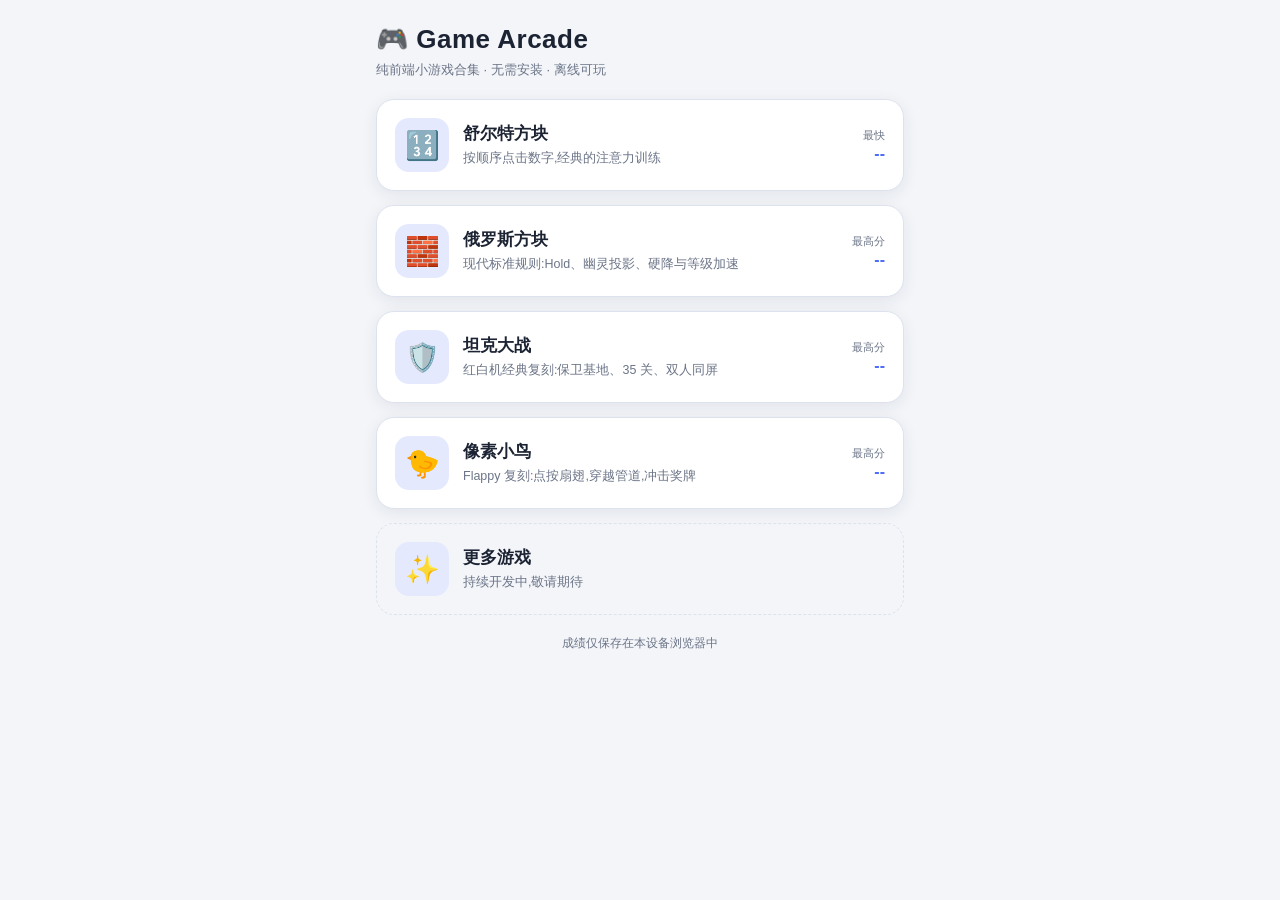
<file: index.html>
<!DOCTYPE html>
<html lang="zh-CN" data-theme="auto">
<head>
  <meta charset="UTF-8">
  <meta name="viewport" content="width=device-width, initial-scale=1.0, maximum-scale=1.0, user-scalable=no, viewport-fit=cover">
  <meta name="description" content="Game Arcade — 纯前端小游戏合集">
  <title>Game Arcade · 游戏合集</title>
  <!-- PWA(清单与图标在根目录) -->
  <link rel="manifest" href="manifest.json">
  <link rel="icon" type="image/png" href="icons/icon-192.png">
  <!-- iOS 主屏 Web App -->
  <meta name="apple-mobile-web-app-capable" content="yes">
  <meta name="mobile-web-app-capable" content="yes">
  <meta name="apple-mobile-web-app-status-bar-style" content="black-translucent">
  <meta name="apple-mobile-web-app-title" content="游戏合集">
  <link rel="apple-touch-icon" href="icons/icon-180.png">
  <link rel="stylesheet" href="lobby.css">
</head>
<body>
  <div class="app">
    <header class="hero">
      <h1>🎮 Game Arcade</h1>
      <p class="hero-sub">纯前端小游戏合集 · 无需安装 · 离线可玩</p>
    </header>

    <main class="grid">
      <a class="card" href="games/schulte/index.html" data-best-key="schulte" data-best-type="time">
        <div class="card-icon">🔢</div>
        <div class="card-body">
          <h2>舒尔特方块</h2>
          <p>按顺序点击数字,经典的注意力训练</p>
        </div>
        <div class="card-best"><span class="best-label">最快</span><span class="best-value">--</span></div>
      </a>

      <a class="card" href="games/tetris/index.html" data-best-key="tetris" data-best-type="score">
        <div class="card-icon">🧱</div>
        <div class="card-body">
          <h2>俄罗斯方块</h2>
          <p>现代标准规则:Hold、幽灵投影、硬降与等级加速</p>
        </div>
        <div class="card-best"><span class="best-label">最高分</span><span class="best-value">--</span></div>
      </a>

      <a class="card" href="games/battle-city/index.html" data-best-key="battle-city" data-best-type="score">
        <div class="card-icon">🛡️</div>
        <div class="card-body">
          <h2>坦克大战</h2>
          <p>红白机经典复刻:保卫基地、35 关、双人同屏</p>
        </div>
        <div class="card-best"><span class="best-label">最高分</span><span class="best-value">--</span></div>
      </a>

      <a class="card" href="games/flappy/index.html" data-best-key="flappy" data-best-type="score">
        <div class="card-icon">🐤</div>
        <div class="card-body">
          <h2>像素小鸟</h2>
          <p>Flappy 复刻:点按扇翅,穿越管道,冲击奖牌</p>
        </div>
        <div class="card-best"><span class="best-label">最高分</span><span class="best-value">--</span></div>
      </a>

      <div class="card card-more">
        <div class="card-icon">✨</div>
        <div class="card-body">
          <h2>更多游戏</h2>
          <p>持续开发中,敬请期待</p>
        </div>
      </div>
    </main>

    <footer class="foot-tip">成绩仅保存在本设备浏览器中</footer>
  </div>

  <script>
    // 卡片上显示各游戏的最高成绩(localStorage 键与各游戏一致)
    (function () {
      function getJSON(key, fallback) {
        try { var raw = localStorage.getItem(key); return raw ? JSON.parse(raw) : fallback; }
        catch (e) { return fallback; }
      }
      document.querySelectorAll('.card[data-best-key]').forEach(function (card) {
        var key = card.dataset.bestKey;
        var el = card.querySelector('.best-value');
        if (key === 'schulte') {
          var best = getJSON('schulte.best', {});
          var fastest = null;
          for (var size in best) {
            if (!fastest || best[size].time < fastest.time) fastest = best[size];
          }
          if (fastest) el.textContent = fastest.time.toFixed(2) + 's';
        } else if (key === 'tetris') {
          var tBest = getJSON('tetris.best', null);
          if (tBest) el.textContent = String(tBest.score).replace(/\B(?=(\d{3})+(?!\d))/g, ',');
        } else if (key === 'battle-city') {
          var bcBest = getJSON('battle-city.best', null);
          if (bcBest) el.textContent = String(bcBest.score).replace(/\B(?=(\d{3})+(?!\d))/g, ',');
        } else if (key === 'flappy') {
          var flBest = getJSON('flappy.best', null);
          if (flBest) el.textContent = String(flBest.score);
        }
      });
    })();
  </script>
</body>
</html>
</file>
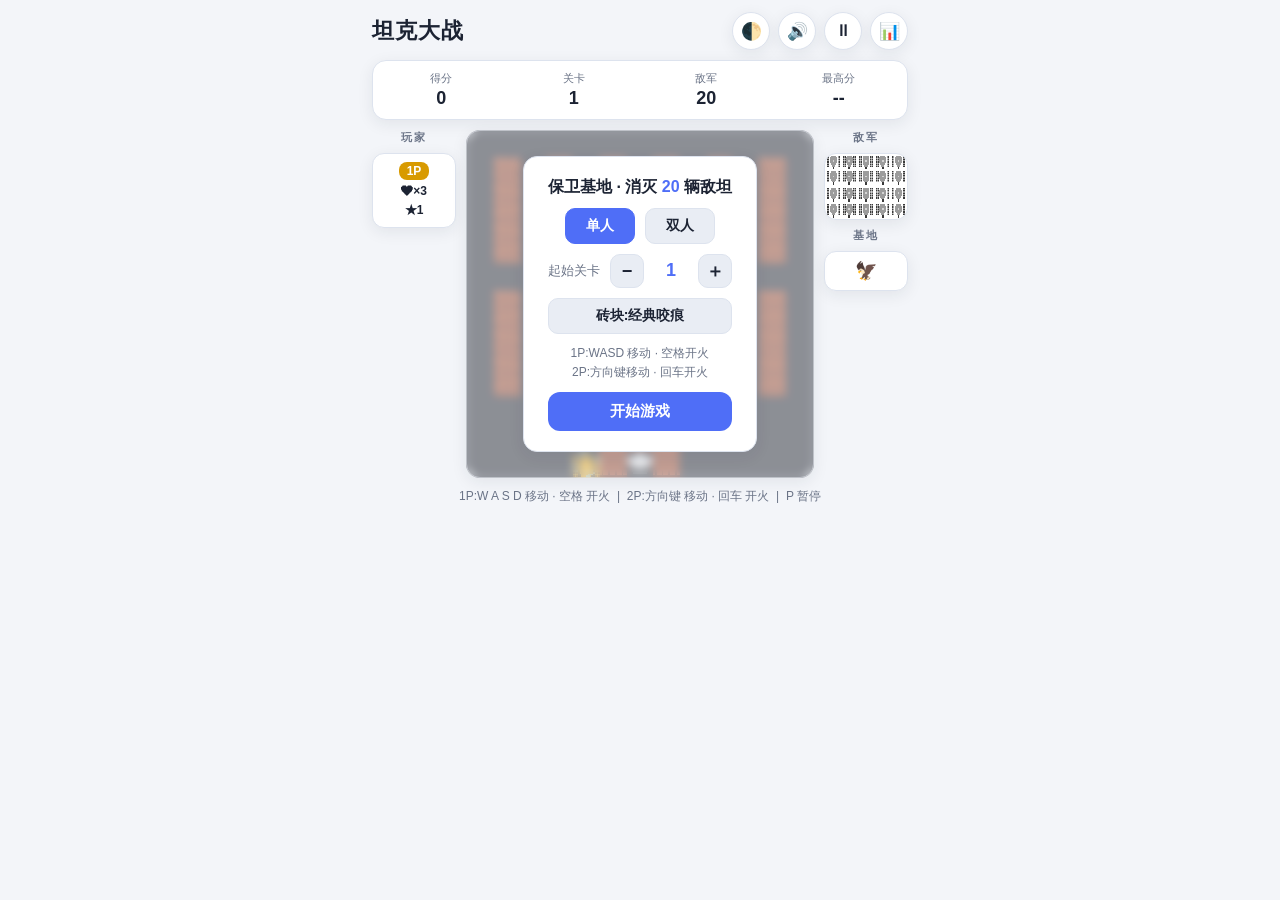
<file: games/battle-city/index.html>
<!DOCTYPE html>
<html lang="zh-CN" data-theme="auto">
<head>
  <meta charset="UTF-8">
  <meta name="viewport" content="width=device-width, initial-scale=1.0, maximum-scale=1.0, user-scalable=no, viewport-fit=cover">
  <meta name="description" content="坦克大战 — 红白机经典复刻:保卫基地、35 关、双人同屏">
  <title>坦克大战</title>
  <!-- PWA(清单与图标在仓库根目录) -->
  <link rel="manifest" href="../../manifest.json">
  <link rel="icon" type="image/png" href="../../icons/icon-192.png">
  <!-- iOS 主屏 Web App -->
  <meta name="apple-mobile-web-app-capable" content="yes">
  <meta name="mobile-web-app-capable" content="yes">
  <meta name="apple-mobile-web-app-status-bar-style" content="black-translucent">
  <meta name="apple-mobile-web-app-title" content="坦克大战">
  <link rel="apple-touch-icon" href="../../icons/icon-180.png">
  <link rel="stylesheet" href="battle-city.css">
  <script src="engine.js" defer></script>
  <script src="levels.js" defer></script>
  <script src="sprites.js" defer></script>
  <script src="app.js" defer></script>
</head>
<body>
  <div class="app">

    <!-- 顶部栏 -->
    <header class="topbar">
      <h1 class="title">坦克大战</h1>
      <div class="topbar-actions">
        <button id="btn-theme" class="icon-btn" title="主题:跟随系统" aria-label="切换主题">🌓</button>
        <button id="btn-sound" class="icon-btn" title="音效" aria-label="音效开关">🔊</button>
        <button id="btn-pause" class="icon-btn" title="暂停" aria-label="暂停">⏸</button>
        <button id="btn-history" class="icon-btn" title="历史记录" aria-label="历史记录">📊</button>
      </div>
    </header>

    <!-- 状态栏 -->
    <section class="status-bar">
      <div class="stat">
        <span class="stat-label">得分</span>
        <span class="stat-value" id="stat-score">0</span>
      </div>
      <div class="stat">
        <span class="stat-label">关卡</span>
        <span class="stat-value" id="stat-stage">1</span>
      </div>
      <div class="stat">
        <span class="stat-label">敌军</span>
        <span class="stat-value" id="stat-enemy">20</span>
      </div>
      <div class="stat">
        <span class="stat-label">最高分</span>
        <span class="stat-value" id="stat-best">--</span>
      </div>
    </section>

    <!-- 游戏舞台 -->
    <main class="stage">
      <aside class="panel">
        <span class="panel-label">玩家</span>
        <div class="side-box" id="p1-box">
          <b class="side-tag tag-p1">1P</b>
          <span class="side-val" id="p1-lives">❤×3</span>
          <span class="side-val" id="p1-power">★1</span>
        </div>
        <div class="side-box" id="p2-box" hidden>
          <b class="side-tag tag-p2">2P</b>
          <span class="side-val" id="p2-lives">❤×3</span>
          <span class="side-val" id="p2-power">★1</span>
        </div>
      </aside>

      <div class="board-wrap">
        <canvas id="board" aria-label="坦克大战战场"></canvas>
        <!-- 开始遮罩 -->
        <div class="start-overlay" id="start-overlay">
          <div class="start-card">
            <p class="start-title">保卫基地 · 消灭 <b>20</b> 辆敌坦</p>
            <div class="mode-pick" role="group" aria-label="游戏模式">
              <button class="mode-btn active" id="btn-mode-1p">单人</button>
              <button class="mode-btn" id="btn-mode-2p">双人</button>
            </div>
            <div class="opt-row" role="group" aria-label="起始关卡">
              <span class="opt-label">起始关卡</span>
              <button class="opt-btn" id="btn-stage-down" aria-label="上一关">−</button>
              <span class="opt-num" id="stage-num">1</span>
              <button class="opt-btn" id="btn-stage-up" aria-label="下一关">＋</button>
            </div>
            <button class="mode-btn" id="btn-brick" title="切换砖块破坏方式">砖块:经典咬痕</button>
            <p class="start-hint" id="start-hint">1P:WASD 移动 · 空格开火<br>2P:方向键移动 · 回车开火</p>
            <button class="btn btn-primary" id="btn-start">开始游戏</button>
          </div>
        </div>
        <!-- 暂停遮罩 -->
        <div class="start-overlay" id="pause-overlay" hidden>
          <div class="start-card">
            <p class="start-title">已暂停</p>
            <button class="btn btn-primary" id="btn-resume">继续</button>
            <button class="btn btn-ghost" id="btn-finish">结束本局</button>
          </div>
        </div>
      </div>

      <aside class="panel">
        <span class="panel-label">敌军</span>
        <canvas id="cv-enemy" class="preview"></canvas>
        <span class="panel-label">基地</span>
        <span class="side-val base-state" id="base-state">🦅</span>
      </aside>
    </main>

    <!-- 触控摇杆 + FIRE(触屏设备显示) -->
    <section class="touch-controls" id="touch-controls">
      <div class="joy" id="joy" aria-label="方向摇杆">
        <span class="joy-knob" id="joy-knob"></span>
      </div>
      <button class="tc-btn tc-fire" id="tc-fire" aria-label="开火">FIRE</button>
    </section>

    <footer class="foot-tip">1P:W A S D 移动 · 空格 开火 &nbsp;|&nbsp; 2P:方向键 移动 · 回车 开火 &nbsp;|&nbsp; P 暂停</footer>
  </div>

  <!-- 结果浮层 -->
  <div class="modal" id="result-modal" hidden>
    <div class="modal-card">
      <p class="result-emoji" id="result-emoji">🎮</p>
      <h2 class="result-title" id="result-title">游戏结束</h2>
      <p class="result-record" id="result-record" hidden>🏆 新纪录!</p>
      <div class="result-stats" id="result-stats">
        <div class="result-stat">
          <span class="result-stat-label">1P 得分</span>
          <span class="result-stat-value" id="result-p1">0</span>
        </div>
        <div class="result-stat" id="result-p2-stat">
          <span class="result-stat-label">2P 得分</span>
          <span class="result-stat-value" id="result-p2">0</span>
        </div>
        <div class="result-stat">
          <span class="result-stat-label">到达关卡</span>
          <span class="result-stat-value" id="result-stage">1</span>
        </div>
      </div>
      <p class="result-sub">用时 <b id="result-duration">0:00</b> · 历史最佳 <b id="result-best">0</b></p>
      <div class="modal-actions">
        <button class="btn btn-primary" id="btn-retry">再来一局</button>
        <a class="btn btn-ghost" href="../../index.html">返回大厅</a>
      </div>
    </div>
  </div>

  <!-- 历史记录抽屉 -->
  <div class="drawer-mask" id="drawer-mask" hidden></div>
  <aside class="drawer" id="drawer" hidden aria-label="历史记录">
    <header class="drawer-header">
      <h2>历史记录</h2>
      <button class="icon-btn" id="btn-close-drawer" aria-label="关闭">✕</button>
    </header>

    <section class="drawer-section">
      <h3>历史最佳</h3>
      <div class="best-summary">
        <div class="result-stat">
          <span class="result-stat-label">最高分</span>
          <span class="result-stat-value" id="drawer-best-score">--</span>
        </div>
        <div class="result-stat">
          <span class="result-stat-label">到达关卡</span>
          <span class="result-stat-value" id="drawer-best-level">--</span>
        </div>
      </div>
    </section>

    <section class="drawer-section">
      <h3>最近对局</h3>
      <ul class="record-list" id="record-list"></ul>
      <button class="btn btn-danger-ghost" id="btn-clear">清空全部记录</button>
    </section>
  </aside>
</body>
</html>
</file>
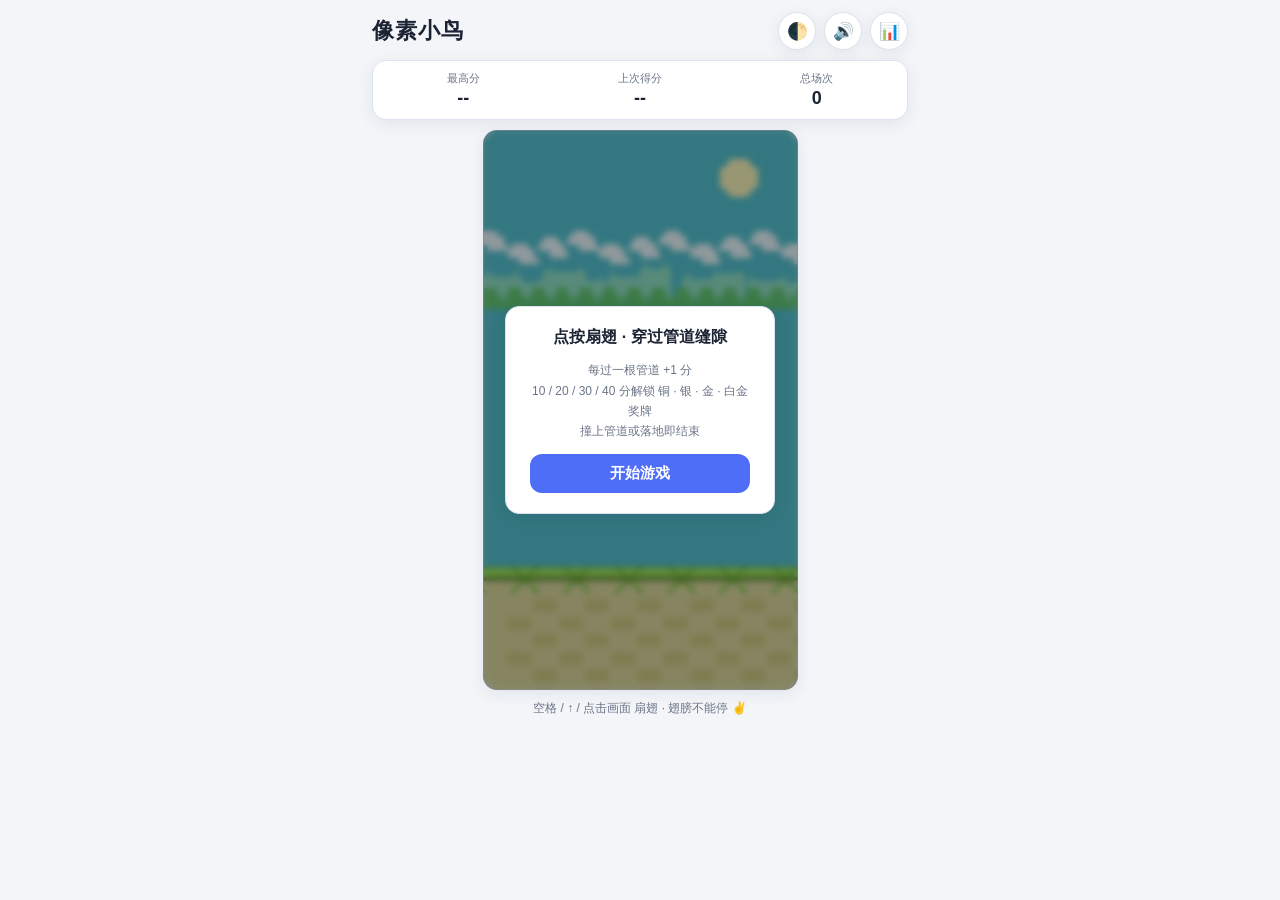
<file: games/flappy/index.html>
<!DOCTYPE html>
<html lang="zh-CN" data-theme="auto">
<head>
  <meta charset="UTF-8">
  <meta name="viewport" content="width=device-width, initial-scale=1.0, maximum-scale=1.0, user-scalable=no, viewport-fit=cover">
  <meta name="description" content="像素小鸟 — Flappy Bird 复刻:点按扇翅,穿过管道,收集奖牌">
  <title>像素小鸟</title>
  <!-- PWA(清单与图标在仓库根目录) -->
  <link rel="manifest" href="../../manifest.json">
  <link rel="icon" type="image/png" href="../../icons/icon-192.png">
  <!-- iOS 主屏 Web App -->
  <meta name="apple-mobile-web-app-capable" content="yes">
  <meta name="mobile-web-app-capable" content="yes">
  <meta name="apple-mobile-web-app-status-bar-style" content="black-translucent">
  <meta name="apple-mobile-web-app-title" content="像素小鸟">
  <link rel="apple-touch-icon" href="../../icons/icon-180.png">
  <link rel="stylesheet" href="flappy.css">
  <script src="engine.js" defer></script>
  <script src="sprites.js" defer></script>
  <script src="app.js" defer></script>
</head>
<body>
  <div class="app">

    <!-- 顶部栏 -->
    <header class="topbar">
      <h1 class="title">像素小鸟</h1>
      <div class="topbar-actions">
        <button id="btn-theme" class="icon-btn" title="主题:跟随系统" aria-label="切换主题">🌓</button>
        <button id="btn-sound" class="icon-btn" title="音效" aria-label="音效开关">🔊</button>
        <button id="btn-history" class="icon-btn" title="历史记录" aria-label="历史记录">📊</button>
      </div>
    </header>

    <!-- 状态栏 -->
    <section class="status-bar">
      <div class="stat">
        <span class="stat-label">最高分</span>
        <span class="stat-value" id="stat-best">--</span>
      </div>
      <div class="stat">
        <span class="stat-label">上次得分</span>
        <span class="stat-value" id="stat-last">--</span>
      </div>
      <div class="stat">
        <span class="stat-label">总场次</span>
        <span class="stat-value" id="stat-games">0</span>
      </div>
    </section>

    <!-- 游戏舞台(竖屏画布) -->
    <main class="stage">
      <div class="board-wrap">
        <canvas id="board" aria-label="像素小鸟"></canvas>
        <!-- 点击起飞提示(ready 态显示) -->
        <div class="tap-hint" id="tap-hint" hidden>
          <span class="tap-hand">👆</span>
          <span>点击 / 空格 扇翅起飞</span>
        </div>
        <!-- 开始遮罩 -->
        <div class="start-overlay" id="start-overlay">
          <div class="start-card">
            <p class="start-title">点按扇翅 · 穿过管道缝隙</p>
            <p class="start-hint">每过一根管道 +1 分<br>10 / 20 / 30 / 40 分解锁 铜 · 银 · 金 · 白金 奖牌<br>撞上管道或落地即结束</p>
            <button class="btn btn-primary" id="btn-start">开始游戏</button>
          </div>
        </div>
      </div>
    </main>

    <footer class="foot-tip">空格 / ↑ / 点击画面 扇翅 · 翅膀不能停 ✌️</footer>
  </div>

  <!-- 结果浮层 -->
  <div class="modal" id="result-modal" hidden>
    <div class="modal-card">
      <p class="result-emoji" id="result-emoji">🐦</p>
      <h2 class="result-title" id="result-title">游戏结束</h2>
      <p class="result-medal" id="result-medal" hidden><span id="medal-icon">🥉</span><span id="medal-name">铜牌</span></p>
      <p class="result-record" id="result-record" hidden>🏆 新纪录!</p>
      <div class="result-stats">
        <div class="result-stat">
          <span class="result-stat-label">本次得分</span>
          <span class="result-stat-value" id="result-score">0</span>
        </div>
        <div class="result-stat">
          <span class="result-stat-label">历史最佳</span>
          <span class="result-stat-value" id="result-best">0</span>
        </div>
      </div>
      <div class="modal-actions">
        <button class="btn btn-primary" id="btn-retry">再来一局</button>
        <button class="btn btn-ghost" id="btn-history2">历史记录</button>
      </div>
    </div>
  </div>

  <!-- 历史记录抽屉 -->
  <div class="drawer-mask" id="drawer-mask" hidden></div>
  <aside class="drawer" id="drawer" hidden aria-label="历史记录">
    <header class="drawer-header">
      <h2>历史记录</h2>
      <button class="icon-btn" id="btn-close-drawer" aria-label="关闭">✕</button>
    </header>

    <section class="drawer-section">
      <h3>历史最佳</h3>
      <div class="best-summary">
        <div class="result-stat">
          <span class="result-stat-label">最高分</span>
          <span class="result-stat-value" id="drawer-best-score">--</span>
        </div>
        <div class="result-stat">
          <span class="result-stat-label">总场次</span>
          <span class="result-stat-value" id="drawer-games">0</span>
        </div>
      </div>
    </section>

    <section class="drawer-section">
      <h3>最近对局</h3>
      <ul class="record-list" id="record-list"></ul>
      <button class="btn btn-danger-ghost" id="btn-clear">清空全部记录</button>
    </section>
  </aside>
</body>
</html>
</file>
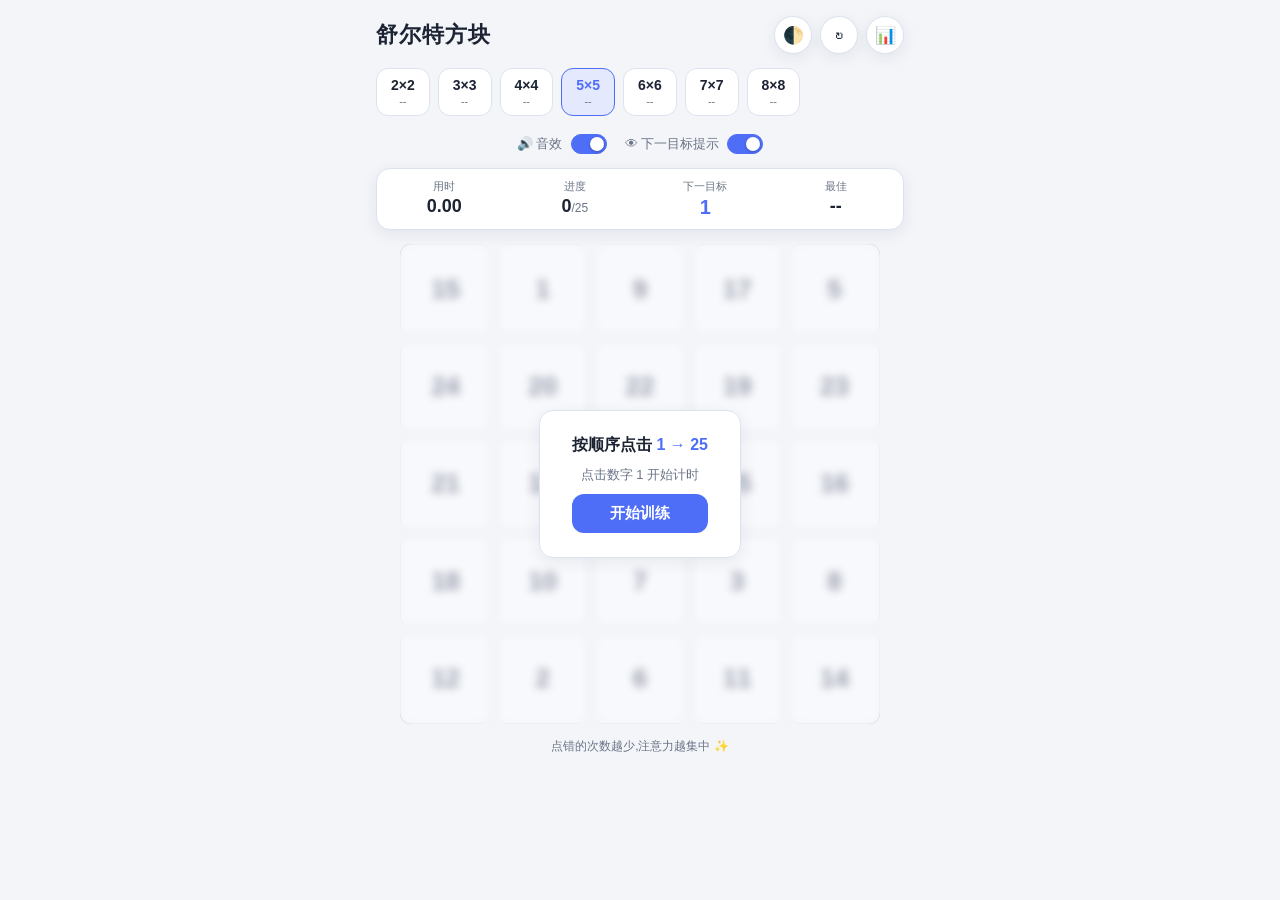
<file: games/schulte/index.html>
<!DOCTYPE html>
<html lang="zh-CN" data-theme="auto">
<head>
  <meta charset="UTF-8">
  <meta name="viewport" content="width=device-width, initial-scale=1.0, maximum-scale=1.0, user-scalable=no, viewport-fit=cover">
  <meta name="description" content="舒尔特方块注意力训练游戏">
  <title>舒尔特方块</title>
  <!-- PWA(清单与图标在仓库根目录) -->
  <link rel="manifest" href="../../manifest.json">
  <link rel="icon" type="image/png" href="../../icons/icon-192.png">
  <!-- iOS 主屏 Web App -->
  <meta name="apple-mobile-web-app-capable" content="yes">
  <meta name="mobile-web-app-capable" content="yes">
  <meta name="apple-mobile-web-app-status-bar-style" content="black-translucent">
  <meta name="apple-mobile-web-app-title" content="舒尔特方块">
  <link rel="apple-touch-icon" href="../../icons/icon-180.png">
  <link rel="stylesheet" href="style.css">
  <script src="app.js" defer></script>
</head>
<body>
  <div class="app">

    <!-- 顶部栏 -->
    <header class="topbar">
      <h1 class="title">舒尔特方块</h1>
      <div class="topbar-actions">
        <button id="btn-theme" class="icon-btn" title="主题:跟随系统" aria-label="切换主题">🌓</button>
        <button id="btn-restart" class="icon-btn" title="重新开始" aria-label="重新开始">↻</button>
        <button id="btn-history" class="icon-btn" title="历史记录" aria-label="历史记录">📊</button>
      </div>
    </header>

    <!-- 模式选择区 -->
    <nav class="mode-bar" id="mode-bar" aria-label="选择模式"></nav>

    <!-- 设置开关 -->
    <div class="settings" id="settings">
      <label class="switch-item">
        <span>🔊 音效</span>
        <input type="checkbox" id="switch-sound" checked>
        <span class="switch"></span>
      </label>
      <label class="switch-item">
        <span>👁 下一目标提示</span>
        <input type="checkbox" id="switch-hint" checked>
        <span class="switch"></span>
      </label>
    </div>

    <!-- 状态栏 -->
    <section class="status-bar">
      <div class="stat">
        <span class="stat-label">用时</span>
        <span class="stat-value" id="stat-time">0.00</span>
      </div>
      <div class="stat">
        <span class="stat-label">进度</span>
        <span class="stat-value"><span id="stat-progress">0</span><span class="stat-sub">/<span id="stat-total">25</span></span></span>
      </div>
      <div class="stat">
        <span class="stat-label">下一目标</span>
        <span class="stat-value stat-target" id="stat-next">1</span>
      </div>
      <div class="stat">
        <span class="stat-label">最佳</span>
        <span class="stat-value" id="stat-best">--</span>
      </div>
    </section>

    <!-- 游戏区 -->
    <main class="board-wrap">
      <div class="board" id="board" role="grid" aria-label="舒尔特方格"></div>
      <!-- 开始遮罩 -->
      <div class="start-overlay" id="start-overlay">
        <div class="start-card">
          <p class="start-title">按顺序点击 <b>1 → <span id="start-total">25</span></b></p>
          <p class="start-hint">点击数字 1 开始计时</p>
          <button class="btn btn-primary" id="btn-start">开始训练</button>
        </div>
      </div>
    </main>

    <footer class="foot-tip" id="foot-tip">点错的次数越少,注意力越集中 ✨</footer>
  </div>

  <!-- 结果浮层 -->
  <div class="modal" id="result-modal" hidden>
    <div class="modal-card">
      <p class="result-emoji" id="result-emoji">🎉</p>
      <h2 class="result-title" id="result-title">训练完成!</h2>
      <p class="result-record" id="result-record" hidden>🏆 新纪录!</p>
      <div class="result-stats">
        <div class="result-stat">
          <span class="result-stat-label">本次用时</span>
          <span class="result-stat-value" id="result-time">0.00 秒</span>
        </div>
        <div class="result-stat">
          <span class="result-stat-label">错误次数</span>
          <span class="result-stat-value" id="result-errors">0</span>
        </div>
        <div class="result-stat">
          <span class="result-stat-label">历史最佳</span>
          <span class="result-stat-value" id="result-best">0.00 秒</span>
        </div>
      </div>
      <div class="modal-actions">
        <button class="btn btn-primary" id="btn-retry">再来一次</button>
        <button class="btn btn-ghost" id="btn-history2">查看历史</button>
      </div>
    </div>
  </div>

  <!-- 历史记录抽屉 -->
  <div class="drawer-mask" id="drawer-mask" hidden></div>
  <aside class="drawer" id="drawer" hidden aria-label="历史记录">
    <header class="drawer-header">
      <h2>历史记录</h2>
      <button class="icon-btn" id="btn-close-drawer" aria-label="关闭">✕</button>
    </header>

    <section class="drawer-section">
      <h3>各模式最快成绩</h3>
      <div class="best-grid" id="best-grid"></div>
    </section>

    <section class="drawer-section">
      <h3>最近训练</h3>
      <ul class="record-list" id="record-list"></ul>
      <button class="btn btn-danger-ghost" id="btn-clear">清空全部记录</button>
    </section>
  </aside>

  <!-- iOS「添加到主屏幕」安装提示(未安装时显示) -->
  <div class="install-tip" id="install-tip" hidden>
    <span class="install-text">📱 点击<b>分享</b>按钮,选择「<b>添加到主屏幕</b>」即可像 App 一样全屏使用</span>
    <button class="install-close" id="install-close" aria-label="关闭提示">✕</button>
  </div>
</body>
</html>
</file>
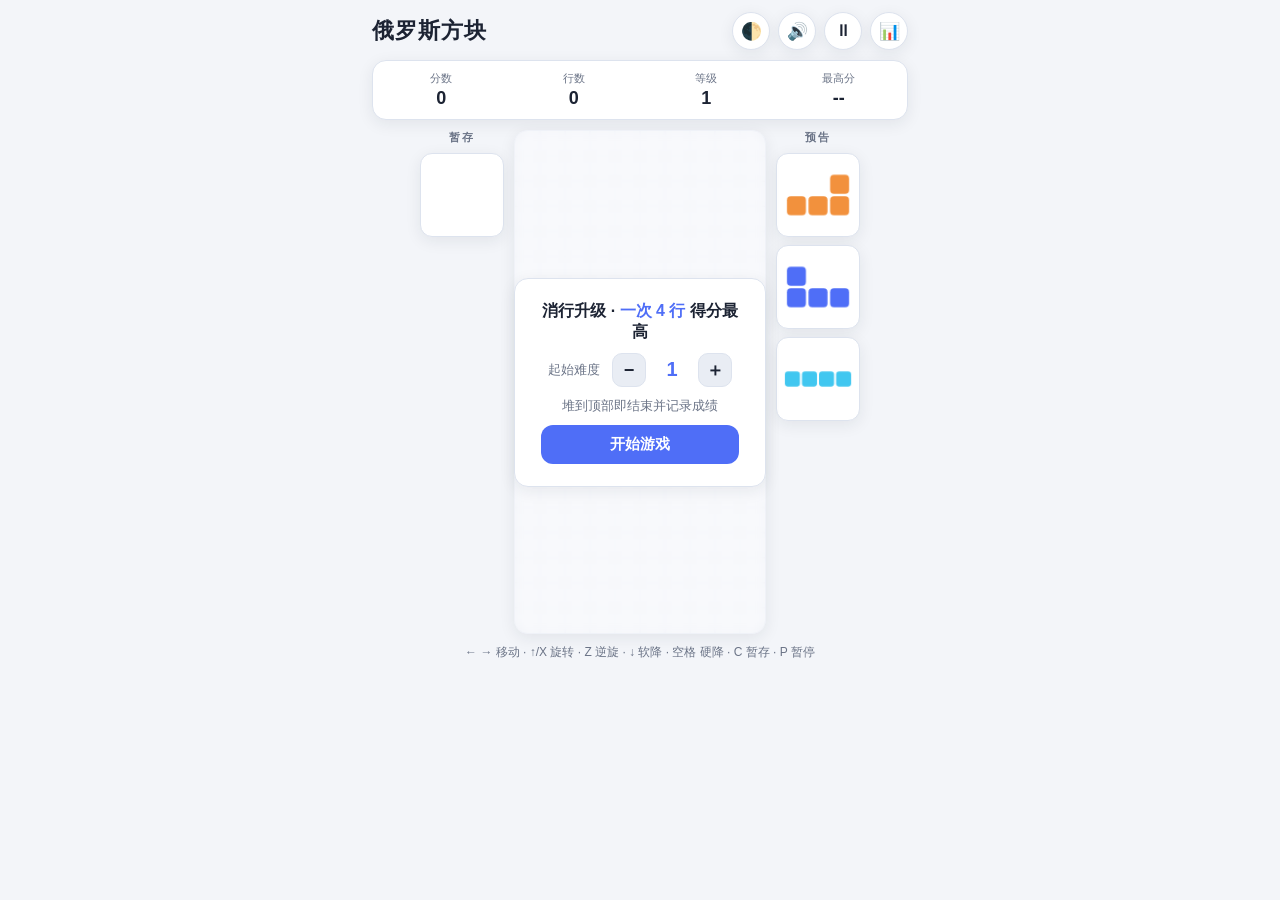
<file: games/tetris/index.html>
<!DOCTYPE html>
<html lang="zh-CN" data-theme="auto">
<head>
  <meta charset="UTF-8">
  <meta name="viewport" content="width=device-width, initial-scale=1.0, maximum-scale=1.0, user-scalable=no, viewport-fit=cover">
  <meta name="description" content="俄罗斯方块 — 现代标准规则:Hold、幽灵投影、SRS 旋转与等级加速">
  <title>俄罗斯方块</title>
  <!-- PWA(清单与图标在仓库根目录) -->
  <link rel="manifest" href="../../manifest.json">
  <link rel="icon" type="image/png" href="../../icons/icon-192.png">
  <!-- iOS 主屏 Web App -->
  <meta name="apple-mobile-web-app-capable" content="yes">
  <meta name="mobile-web-app-capable" content="yes">
  <meta name="apple-mobile-web-app-status-bar-style" content="black-translucent">
  <meta name="apple-mobile-web-app-title" content="俄罗斯方块">
  <link rel="apple-touch-icon" href="../../icons/icon-180.png">
  <link rel="stylesheet" href="tetris.css">
  <script src="engine.js" defer></script>
  <script src="app.js" defer></script>
</head>
<body>
  <div class="app">

    <!-- 顶部栏 -->
    <header class="topbar">
      <h1 class="title">俄罗斯方块</h1>
      <div class="topbar-actions">
        <button id="btn-theme" class="icon-btn" title="主题:跟随系统" aria-label="切换主题">🌓</button>
        <button id="btn-sound" class="icon-btn" title="音效" aria-label="音效开关">🔊</button>
        <button id="btn-pause" class="icon-btn" title="暂停" aria-label="暂停">⏸</button>
        <button id="btn-history" class="icon-btn" title="历史记录" aria-label="历史记录">📊</button>
      </div>
    </header>

    <!-- 状态栏 -->
    <section class="status-bar">
      <div class="stat">
        <span class="stat-label">分数</span>
        <span class="stat-value" id="stat-score">0</span>
      </div>
      <div class="stat">
        <span class="stat-label">行数</span>
        <span class="stat-value" id="stat-lines">0</span>
      </div>
      <div class="stat">
        <span class="stat-label">等级</span>
        <span class="stat-value" id="stat-level">1</span>
      </div>
      <div class="stat">
        <span class="stat-label">最高分</span>
        <span class="stat-value" id="stat-best">--</span>
      </div>
    </section>

    <!-- 游戏舞台 -->
    <main class="stage">
      <aside class="panel">
        <span class="panel-label">暂存</span>
        <canvas id="cv-hold" class="preview"></canvas>
      </aside>

      <div class="board-wrap">
        <canvas id="board" aria-label="俄罗斯方块棋盘"></canvas>
        <!-- 开始遮罩 -->
        <div class="start-overlay" id="start-overlay">
          <div class="start-card">
            <p class="start-title">消行升级 · <b>一次 4 行</b> 得分最高</p>
            <div class="level-pick" role="group" aria-label="起始难度">
              <span class="level-label">起始难度</span>
              <button class="level-btn" id="lv-down" aria-label="降低难度">−</button>
              <b class="level-num" id="lv-num">1</b>
              <button class="level-btn" id="lv-up" aria-label="提高难度">＋</button>
            </div>
            <p class="start-hint">堆到顶部即结束并记录成绩</p>
            <button class="btn btn-primary" id="btn-start">开始游戏</button>
          </div>
        </div>
        <!-- 暂停遮罩 -->
        <div class="start-overlay" id="pause-overlay" hidden>
          <div class="start-card">
            <p class="start-title">已暂停</p>
            <button class="btn btn-primary" id="btn-resume">继续</button>
            <button class="btn btn-ghost" id="btn-finish">结束本局</button>
          </div>
        </div>
      </div>

      <aside class="panel">
        <span class="panel-label">预告</span>
        <canvas id="cv-next0" class="preview"></canvas>
        <canvas id="cv-next1" class="preview"></canvas>
        <canvas id="cv-next2" class="preview"></canvas>
      </aside>
    </main>

    <!-- 触控按钮(触屏设备显示) -->
    <section class="touch-controls" id="touch-controls">
      <div class="tc-row">
        <button class="tc-btn" id="tc-left" aria-label="左移">←</button>
        <button class="tc-btn" id="tc-down" aria-label="软降">↓</button>
        <button class="tc-btn" id="tc-right" aria-label="右移">→</button>
      </div>
      <div class="tc-row">
        <button class="tc-btn" id="tc-hold" aria-label="暂存"><span class="tc-sub">暂存</span></button>
        <button class="tc-btn" id="tc-rotate" aria-label="旋转">↻</button>
        <button class="tc-btn tc-accent" id="tc-drop" aria-label="硬降"><span class="tc-sub">硬降</span></button>
      </div>
    </section>

    <footer class="foot-tip">← → 移动 · ↑/X 旋转 · Z 逆旋 · ↓ 软降 · 空格 硬降 · C 暂存 · P 暂停</footer>
  </div>

  <!-- 结果浮层 -->
  <div class="modal" id="result-modal" hidden>
    <div class="modal-card">
      <p class="result-emoji" id="result-emoji">🎮</p>
      <h2 class="result-title" id="result-title">游戏结束</h2>
      <p class="result-record" id="result-record" hidden>🏆 新纪录!</p>
      <div class="result-stats">
        <div class="result-stat">
          <span class="result-stat-label">本次得分</span>
          <span class="result-stat-value" id="result-score">0</span>
        </div>
        <div class="result-stat">
          <span class="result-stat-label">消行</span>
          <span class="result-stat-value" id="result-lines">0</span>
        </div>
        <div class="result-stat">
          <span class="result-stat-label">等级</span>
          <span class="result-stat-value" id="result-level">1</span>
        </div>
      </div>
      <p class="result-sub">用时 <b id="result-duration">0:00</b> · 历史最佳 <b id="result-best">0</b></p>
      <div class="modal-actions">
        <button class="btn btn-primary" id="btn-retry">再来一局</button>
        <a class="btn btn-ghost" href="../../index.html">返回大厅</a>
      </div>
    </div>
  </div>

  <!-- 历史记录抽屉 -->
  <div class="drawer-mask" id="drawer-mask" hidden></div>
  <aside class="drawer" id="drawer" hidden aria-label="历史记录">
    <header class="drawer-header">
      <h2>历史记录</h2>
      <button class="icon-btn" id="btn-close-drawer" aria-label="关闭">✕</button>
    </header>

    <section class="drawer-section">
      <h3>历史最佳</h3>
      <div class="best-summary">
        <div class="result-stat">
          <span class="result-stat-label">最高分</span>
          <span class="result-stat-value" id="drawer-best-score">--</span>
        </div>
        <div class="result-stat">
          <span class="result-stat-label">消行</span>
          <span class="result-stat-value" id="drawer-best-lines">--</span>
        </div>
        <div class="result-stat">
          <span class="result-stat-label">等级</span>
          <span class="result-stat-value" id="drawer-best-level">--</span>
        </div>
      </div>
    </section>

    <section class="drawer-section">
      <h3>最近对局</h3>
      <ul class="record-list" id="record-list"></ul>
      <button class="btn btn-danger-ghost" id="btn-clear">清空全部记录</button>
    </section>
  </aside>
</body>
</html>
</file>
<file: lobby.css>
/* ============ 主题变量(与各游戏一致) ============ */
:root {
  --bg: #f3f5f9;
  --bg-card: #ffffff;
  --bg-inset: #e9edf4;
  --text: #1c2333;
  --text-sub: #6b7487;
  --border: #dde3ee;
  --primary: #4f6ef7;
  --primary-weak: #e4e9fe;
  --shadow: 0 4px 16px rgba(28, 35, 51, 0.08);
}

[data-theme="dark"] {
  --bg: #12151d;
  --bg-card: #1b2030;
  --bg-inset: #232a3d;
  --text: #e8ebf4;
  --text-sub: #8f98ad;
  --border: #2c344a;
  --primary: #6d87ff;
  --primary-weak: #26304f;
  --shadow: 0 4px 16px rgba(0, 0, 0, 0.4);
}

@media (prefers-color-scheme: dark) {
  html[data-theme="auto"] {
    --bg: #12151d;
    --bg-card: #1b2030;
    --bg-inset: #232a3d;
    --text: #e8ebf4;
    --text-sub: #8f98ad;
    --border: #2c344a;
    --primary: #6d87ff;
    --primary-weak: #26304f;
    --shadow: 0 4px 16px rgba(0, 0, 0, 0.4);
  }
}

/* ============ 基础 ============ */
* {
  margin: 0;
  padding: 0;
  box-sizing: border-box;
  -webkit-tap-highlight-color: transparent;
}

body {
  font-family: -apple-system, BlinkMacSystemFont, "PingFang SC", "Microsoft YaHei",
    "Segoe UI", Roboto, sans-serif;
  background: var(--bg);
  color: var(--text);
  min-height: 100vh;
  min-height: 100dvh;
  transition: background 0.25s, color 0.25s;
}

.app {
  max-width: 560px;
  margin: 0 auto;
  padding: calc(24px + env(safe-area-inset-top)) calc(16px + env(safe-area-inset-right))
    calc(32px + env(safe-area-inset-bottom)) calc(16px + env(safe-area-inset-left));
  display: flex;
  flex-direction: column;
  gap: 20px;
}

/* ============ 头部 ============ */
.hero h1 {
  font-size: 26px;
  font-weight: 800;
  letter-spacing: 0.5px;
}

.hero-sub {
  margin-top: 6px;
  font-size: 13px;
  color: var(--text-sub);
}

/* ============ 游戏卡片 ============ */
.grid {
  display: flex;
  flex-direction: column;
  gap: 14px;
}

.card {
  display: flex;
  align-items: center;
  gap: 14px;
  padding: 18px;
  background: var(--bg-card);
  border: 1px solid var(--border);
  border-radius: 18px;
  box-shadow: var(--shadow);
  text-decoration: none;
  color: inherit;
  transition: transform 0.15s, border-color 0.2s;
}

.card:hover {
  transform: translateY(-2px);
  border-color: var(--primary);
}

.card:active {
  transform: scale(0.98);
}

.card-more {
  border-style: dashed;
  box-shadow: none;
  background: transparent;
  cursor: default;
}

.card-icon {
  flex: 0 0 auto;
  width: 54px;
  height: 54px;
  border-radius: 14px;
  background: var(--primary-weak);
  display: flex;
  align-items: center;
  justify-content: center;
  font-size: 28px;
}

.card-body {
  flex: 1;
  min-width: 0;
}

.card-body h2 {
  font-size: 17px;
  font-weight: 700;
}

.card-body p {
  margin-top: 4px;
  font-size: 12.5px;
  color: var(--text-sub);
  line-height: 1.5;
}

.card-best {
  flex: 0 0 auto;
  display: flex;
  flex-direction: column;
  align-items: flex-end;
  gap: 2px;
}

.best-label {
  font-size: 11px;
  color: var(--text-sub);
}

.best-value {
  font-size: 16px;
  font-weight: 800;
  color: var(--primary);
  font-variant-numeric: tabular-nums;
}

/* ============ 底部 ============ */
.foot-tip {
  text-align: center;
  font-size: 12px;
  color: var(--text-sub);
}
</file>
<file: games/battle-city/battle-city.css>
/* ============ 主题变量(与 schulte/tetris 一致) ============ */
:root {
  --bg: #f3f5f9;
  --bg-card: #ffffff;
  --bg-inset: #e9edf4;
  --text: #1c2333;
  --text-sub: #6b7487;
  --border: #dde3ee;
  --primary: #4f6ef7;
  --primary-weak: #e4e9fe;
  --success: #2fa96e;
  --success-weak: #e0f5ea;
  --danger: #e5484d;
  --danger-weak: #fde8e9;
  --shadow: 0 4px 16px rgba(28, 35, 51, 0.08);
  --radius: 14px;
}

[data-theme="dark"] {
  --bg: #12151d;
  --bg-card: #1b2030;
  --bg-inset: #232a3d;
  --text: #e8ebf4;
  --text-sub: #8f98ad;
  --border: #2c344a;
  --primary: #6d87ff;
  --primary-weak: #26304f;
  --success: #3ecf8e;
  --success-weak: #17362a;
  --danger: #ff6369;
  --danger-weak: #3d2023;
  --shadow: 0 4px 16px rgba(0, 0, 0, 0.4);
}

@media (prefers-color-scheme: dark) {
  html[data-theme="auto"] {
    --bg: #12151d;
    --bg-card: #1b2030;
    --bg-inset: #232a3d;
    --text: #e8ebf4;
    --text-sub: #8f98ad;
    --border: #2c344a;
    --primary: #6d87ff;
    --primary-weak: #26304f;
    --success: #3ecf8e;
    --success-weak: #17362a;
    --danger: #ff6369;
    --danger-weak: #3d2023;
    --shadow: 0 4px 16px rgba(0, 0, 0, 0.4);
  }
}

/* ============ 基础 ============ */
* {
  margin: 0;
  padding: 0;
  box-sizing: border-box;
  -webkit-tap-highlight-color: transparent;
}

html,
body {
  overscroll-behavior: none;
}

body {
  font-family: -apple-system, BlinkMacSystemFont, "PingFang SC", "Microsoft YaHei",
    "Segoe UI", Roboto, sans-serif;
  background: var(--bg);
  color: var(--text);
  min-height: 100vh;
  min-height: 100dvh;
  -webkit-touch-callout: none;
  -webkit-user-select: none;
  user-select: none;
  transition: background 0.25s, color 0.25s;
}

.app {
  max-width: 560px;
  margin: 0 auto;
  padding: calc(12px + env(safe-area-inset-top)) calc(12px + env(safe-area-inset-right))
    calc(16px + env(safe-area-inset-bottom)) calc(12px + env(safe-area-inset-left));
  display: flex;
  flex-direction: column;
  gap: 10px;
}

button {
  font-family: inherit;
  cursor: pointer;
  border: none;
  background: none;
  color: inherit;
  touch-action: manipulation;
}

/* hidden 属性优先于元素自身的 display 声明 */
[hidden] {
  display: none !important;
}

/* ============ 顶部栏 ============ */
.topbar {
  display: flex;
  align-items: center;
  justify-content: space-between;
}

.title {
  font-size: 22px;
  font-weight: 700;
  letter-spacing: 1px;
}

.topbar-actions {
  display: flex;
  gap: 8px;
}

.icon-btn {
  width: 38px;
  height: 38px;
  border-radius: 50%;
  background: var(--bg-card);
  border: 1px solid var(--border);
  font-size: 17px;
  display: flex;
  align-items: center;
  justify-content: center;
  transition: transform 0.15s, background 0.2s;
  box-shadow: var(--shadow);
}

.icon-btn:active {
  transform: scale(0.94);
}

/* ============ 状态栏 ============ */
.status-bar {
  display: grid;
  grid-template-columns: repeat(4, 1fr);
  gap: 8px;
  background: var(--bg-card);
  border: 1px solid var(--border);
  border-radius: var(--radius);
  padding: 10px 6px;
  box-shadow: var(--shadow);
}

.stat {
  display: flex;
  flex-direction: column;
  align-items: center;
  gap: 2px;
  min-width: 0;
}

.stat-label {
  font-size: 11px;
  color: var(--text-sub);
}

.stat-value {
  font-size: 18px;
  font-weight: 700;
  font-variant-numeric: tabular-nums;
  white-space: nowrap;
}

/* ============ 游戏舞台 ============ */
.stage {
  display: flex;
  align-items: flex-start;
  justify-content: center;
  gap: 10px;
}

.panel {
  display: flex;
  flex-direction: column;
  gap: 8px;
  width: clamp(56px, 16vw, 84px);
  flex: 0 0 auto;
}

.panel-label {
  font-size: 11px;
  font-weight: 600;
  letter-spacing: 2px;
  color: var(--text-sub);
  text-align: center;
}

.side-box {
  display: flex;
  flex-direction: column;
  align-items: center;
  gap: 4px;
  background: var(--bg-card);
  border: 1px solid var(--border);
  border-radius: 12px;
  padding: 8px 4px;
  box-shadow: var(--shadow);
}

.side-tag {
  font-size: 12px;
  font-weight: 700;
  padding: 2px 8px;
  border-radius: 8px;
  color: #fff;
}

.tag-p1 {
  background: #d89a00;
}

.tag-p2 {
  background: #2fa045;
}

.side-val {
  font-size: 12px;
  font-weight: 600;
  font-variant-numeric: tabular-nums;
  white-space: nowrap;
}

.base-state {
  text-align: center;
  font-size: 18px;
  background: var(--bg-card);
  border: 1px solid var(--border);
  border-radius: 12px;
  padding: 8px 4px;
  box-shadow: var(--shadow);
}

.base-state.destroyed {
  animation: blink 0.6s steps(1) infinite;
}

@keyframes blink {
  50% { opacity: 0.25; }
}

.preview {
  width: 100%;
  aspect-ratio: 5 / 4;
  background: var(--bg-card);
  border: 1px solid var(--border);
  border-radius: 12px;
  box-shadow: var(--shadow);
  display: block;
  image-rendering: pixelated;
}

.board-wrap {
  position: relative;
  flex: 0 1 auto;
  width: min(100%, 58dvh, 460px);
  aspect-ratio: 1;
  min-width: 0;
}

#board {
  width: 100%;
  height: 100%;
  display: block;
  background: #10141c;
  border: 1px solid var(--border);
  border-radius: var(--radius);
  box-shadow: var(--shadow);
  image-rendering: pixelated;
}

/* ============ 开始 / 暂停遮罩 ============ */
.start-overlay {
  position: absolute;
  inset: 0;
  display: flex;
  align-items: center;
  justify-content: center;
  background: color-mix(in srgb, var(--bg) 55%, transparent);
  backdrop-filter: blur(4px);
  border-radius: var(--radius);
  z-index: 5;
}

.start-overlay[hidden] {
  display: none;
}

.start-card {
  background: var(--bg-card);
  border: 1px solid var(--border);
  border-radius: var(--radius);
  box-shadow: var(--shadow);
  padding: 20px 24px;
  text-align: center;
  display: flex;
  flex-direction: column;
  gap: 10px;
}

.start-title {
  font-size: 16px;
  font-weight: 600;
}

.start-title b {
  color: var(--primary);
}

.start-hint {
  font-size: 12px;
  color: var(--text-sub);
  line-height: 1.6;
}

/* 模式选择 */
.mode-pick {
  display: flex;
  justify-content: center;
  gap: 10px;
}

.mode-btn {
  padding: 8px 20px;
  border-radius: 10px;
  border: 1px solid var(--border);
  background: var(--bg-inset);
  color: var(--text);
  font-size: 14px;
  font-weight: 600;
  transition: transform 0.1s, background 0.15s, color 0.15s;
}

.mode-btn.active {
  background: var(--primary);
  border-color: var(--primary);
  color: #fff;
}

.mode-btn:active {
  transform: scale(0.94);
}

/* 起始关卡选择 / 砖块选项 */
.opt-row {
  display: flex;
  align-items: center;
  justify-content: center;
  gap: 10px;
}

.opt-label {
  font-size: 13px;
  color: var(--text-sub);
}

.opt-btn {
  width: 34px;
  height: 34px;
  border-radius: 10px;
  border: 1px solid var(--border);
  background: var(--bg-inset);
  color: var(--text);
  font-size: 18px;
  font-weight: 600;
  line-height: 1;
}

.opt-num {
  min-width: 34px;
  font-size: 18px;
  font-weight: 700;
  color: var(--primary);
  text-align: center;
  font-variant-numeric: tabular-nums;
}

/* ============ 按钮 ============ */
.btn {
  padding: 10px 22px;
  border-radius: 12px;
  font-size: 15px;
  font-weight: 600;
  transition: transform 0.12s, opacity 0.2s, background 0.2s;
  text-decoration: none;
  display: inline-block;
  text-align: center;
}

.btn:active {
  transform: scale(0.96);
}

.btn-primary {
  background: var(--primary);
  color: #fff;
}

.btn-ghost {
  background: var(--bg-inset);
  color: var(--text);
}

.btn-danger-ghost {
  background: none;
  color: var(--danger);
  border: 1px solid var(--danger-weak);
  font-size: 13px;
  padding: 8px 16px;
  align-self: center;
}

.btn-danger-ghost:hover {
  background: var(--danger-weak);
}

/* ============ 触控(摇杆 + FIRE) ============ */
.touch-controls {
  display: none;
  align-items: center;
  justify-content: space-between;
  gap: 16px;
  padding: 4px 24px;
  touch-action: none;
}

.joy {
  position: relative;
  width: 150px;
  height: 150px;
  border-radius: 50%;
  background: var(--bg-card);
  border: 1px solid var(--border);
  box-shadow: var(--shadow);
  touch-action: none;
  -webkit-user-select: none;
  user-select: none;
}

/* 中心准星提示 */
.joy::before {
  content: '';
  position: absolute;
  left: 50%;
  top: 50%;
  width: 8px;
  height: 8px;
  margin: -4px 0 0 -4px;
  border-radius: 50%;
  background: var(--border);
}

.joy-knob {
  position: absolute;
  left: 50%;
  top: 50%;
  width: 62px;
  height: 62px;
  margin: -31px 0 0 -31px;
  border-radius: 50%;
  background: var(--primary);
  opacity: 0.92;
  box-shadow: 0 4px 12px rgba(0, 0, 0, 0.25);
  pointer-events: none;
}

.tc-btn {
  border-radius: 12px;
  background: var(--bg-card);
  border: 1px solid var(--border);
  box-shadow: var(--shadow);
  font-size: 20px;
  font-weight: 600;
  color: var(--text);
  display: flex;
  align-items: center;
  justify-content: center;
  transition: transform 0.08s, background 0.15s;
  -webkit-user-select: none;
  user-select: none;
}

.tc-btn:active,
.tc-btn.pressing {
  transform: scale(0.95);
  background: var(--primary-weak);
  border-color: var(--primary);
  color: var(--primary);
}

.tc-fire {
  width: 96px;
  height: 96px;
  border-radius: 50%;
  background: var(--danger);
  border-color: var(--danger);
  color: #fff;
  font-size: 17px;
  letter-spacing: 2px;
}

.tc-fire:active,
.tc-fire.pressing {
  background: var(--danger);
  color: #fff;
  border-color: var(--danger);
}

@media (pointer: coarse) {
  .touch-controls {
    display: flex;
  }

  .foot-tip {
    display: none;
  }
}

/* ============ 结果浮层 ============ */
.modal {
  position: fixed;
  inset: 0;
  display: flex;
  align-items: center;
  justify-content: center;
  background: rgba(10, 14, 24, 0.45);
  backdrop-filter: blur(3px);
  z-index: 20;
  animation: fadein 0.2s;
}

.modal[hidden] {
  display: none;
}

.modal-card {
  background: var(--bg-card);
  border-radius: 18px;
  padding: 28px 30px;
  width: min(88vw, 340px);
  text-align: center;
  display: flex;
  flex-direction: column;
  gap: 14px;
  animation: popin 0.25s cubic-bezier(0.34, 1.56, 0.64, 1);
}

@keyframes fadein {
  from { opacity: 0; }
  to { opacity: 1; }
}

@keyframes popin {
  from { opacity: 0; transform: scale(0.85); }
  to { opacity: 1; transform: scale(1); }
}

.result-emoji {
  font-size: 44px;
  line-height: 1;
}

.result-title {
  font-size: 20px;
  font-weight: 700;
}

.result-record {
  color: var(--success);
  font-weight: 700;
  font-size: 15px;
}

.result-stats {
  display: grid;
  grid-template-columns: repeat(3, 1fr);
  gap: 8px;
  background: var(--bg-inset);
  border-radius: 12px;
  padding: 12px 8px;
}

.result-stat {
  display: flex;
  flex-direction: column;
  gap: 2px;
}

.result-stat-label {
  font-size: 11px;
  color: var(--text-sub);
}

.result-stat-value {
  font-size: 15px;
  font-weight: 700;
  font-variant-numeric: tabular-nums;
}

.result-sub {
  font-size: 13px;
  color: var(--text-sub);
}

.result-sub b {
  color: var(--primary);
  font-variant-numeric: tabular-nums;
}

.modal-actions {
  display: flex;
  gap: 10px;
  justify-content: center;
}

/* ============ 历史抽屉 ============ */
.drawer-mask {
  position: fixed;
  inset: 0;
  background: rgba(10, 14, 24, 0.4);
  z-index: 30;
  animation: fadein 0.2s;
}

.drawer-mask[hidden] {
  display: none;
}

.drawer {
  position: fixed;
  top: 0;
  right: 0;
  bottom: 0;
  width: min(88vw, 360px);
  background: var(--bg-card);
  z-index: 31;
  display: flex;
  flex-direction: column;
  padding: 18px;
  gap: 16px;
  overflow-y: auto;
  overscroll-behavior: contain;
  animation: slidein 0.25s cubic-bezier(0.25, 1, 0.4, 1);
  box-shadow: -8px 0 24px rgba(0, 0, 0, 0.15);
}

.drawer[hidden] {
  display: none;
}

@keyframes slidein {
  from { transform: translateX(100%); }
  to { transform: translateX(0); }
}

.drawer-header {
  display: flex;
  align-items: center;
  justify-content: space-between;
}

.drawer-header h2 {
  font-size: 18px;
}

.drawer-section {
  display: flex;
  flex-direction: column;
  gap: 10px;
}

.drawer-section h3 {
  font-size: 13px;
  color: var(--text-sub);
  font-weight: 600;
}

.best-summary {
  background: var(--bg-inset);
  border-radius: 12px;
  padding: 14px;
  display: grid;
  grid-template-columns: repeat(2, 1fr);
  gap: 8px;
}

.best-summary .result-stat-value {
  color: var(--primary);
}

.record-list {
  list-style: none;
  display: flex;
  flex-direction: column;
  gap: 6px;
}

.record-item {
  display: flex;
  align-items: center;
  justify-content: space-between;
  gap: 8px;
  padding: 9px 12px;
  background: var(--bg-inset);
  border-radius: 10px;
  font-size: 13px;
}

.record-item .rec-score {
  font-weight: 700;
  color: var(--primary);
  font-variant-numeric: tabular-nums;
  flex: 0 0 auto;
}

.record-item .rec-meta {
  color: var(--text-sub);
  font-size: 11px;
  text-align: right;
  min-width: 0;
}

.record-empty {
  text-align: center;
  color: var(--text-sub);
  font-size: 13px;
  padding: 24px 0;
}

/* ============ 底部提示 ============ */
.foot-tip {
  text-align: center;
  font-size: 12px;
  color: var(--text-sub);
}

/* ============ 窄屏:棋盘独占整行放大,两侧信息条移到棋盘下方 ============ */
@media (max-width: 560px) {
  .stage {
    flex-wrap: wrap;
    gap: 8px;
  }

  .board-wrap {
    order: -1;
    width: 100%;
  }

  .panel {
    flex: 1 1 40%;
    flex-direction: row;
    align-items: center;
    justify-content: center;
    gap: 10px;
    width: auto;
  }

  .panel-label {
    letter-spacing: 1px;
  }

  .preview {
    width: 84px;
  }

  .side-box,
  .base-state {
    padding: 6px 10px;
  }
}

/* ============ 小屏适配 ============ */
@media (max-width: 400px) {
  .app {
    padding: 10px 8px 14px;
    gap: 8px;
  }

  .title {
    font-size: 19px;
  }

  .stat-value {
    font-size: 16px;
  }

  .board-wrap {
    width: 100%;
  }

  .joy {
    width: 130px;
    height: 130px;
  }

  .joy-knob {
    width: 56px;
    height: 56px;
    margin: -28px 0 0 -28px;
  }

  .tc-fire {
    width: 84px;
    height: 84px;
  }
}
</file>
<file: games/flappy/flappy.css>
/* ============ 主题变量(与 schulte/tetris/battle-city 一致) ============ */
:root {
  --bg: #f3f5f9;
  --bg-card: #ffffff;
  --bg-inset: #e9edf4;
  --text: #1c2333;
  --text-sub: #6b7487;
  --border: #dde3ee;
  --primary: #4f6ef7;
  --primary-weak: #e4e9fe;
  --success: #2fa96e;
  --success-weak: #e0f5ea;
  --danger: #e5484d;
  --danger-weak: #fde8e9;
  --shadow: 0 4px 16px rgba(28, 35, 51, 0.08);
  --radius: 14px;
}

[data-theme="dark"] {
  --bg: #12151d;
  --bg-card: #1b2030;
  --bg-inset: #232a3d;
  --text: #e8ebf4;
  --text-sub: #8f98ad;
  --border: #2c344a;
  --primary: #6d87ff;
  --primary-weak: #26304f;
  --success: #3ecf8e;
  --success-weak: #17362a;
  --danger: #ff6369;
  --danger-weak: #3d2023;
  --shadow: 0 4px 16px rgba(0, 0, 0, 0.4);
}

@media (prefers-color-scheme: dark) {
  html[data-theme="auto"] {
    --bg: #12151d;
    --bg-card: #1b2030;
    --bg-inset: #232a3d;
    --text: #e8ebf4;
    --text-sub: #8f98ad;
    --border: #2c344a;
    --primary: #6d87ff;
    --primary-weak: #26304f;
    --success: #3ecf8e;
    --success-weak: #17362a;
    --danger: #ff6369;
    --danger-weak: #3d2023;
    --shadow: 0 4px 16px rgba(0, 0, 0, 0.4);
  }
}

/* ============ 基础 ============ */
* {
  margin: 0;
  padding: 0;
  box-sizing: border-box;
  -webkit-tap-highlight-color: transparent;
}

html,
body {
  overscroll-behavior: none;
}

body {
  font-family: -apple-system, BlinkMacSystemFont, "PingFang SC", "Microsoft YaHei",
    "Segoe UI", Roboto, sans-serif;
  background: var(--bg);
  color: var(--text);
  min-height: 100vh;
  min-height: 100dvh;
  -webkit-touch-callout: none;
  -webkit-user-select: none;
  user-select: none;
  transition: background 0.25s, color 0.25s;
}

.app {
  max-width: 560px;
  margin: 0 auto;
  padding: calc(12px + env(safe-area-inset-top)) calc(12px + env(safe-area-inset-right))
    calc(16px + env(safe-area-inset-bottom)) calc(12px + env(safe-area-inset-left));
  display: flex;
  flex-direction: column;
  gap: 10px;
}

button {
  font-family: inherit;
  cursor: pointer;
  border: none;
  background: none;
  color: inherit;
  touch-action: manipulation;
}

[hidden] {
  display: none !important;
}

/* ============ 顶部栏 ============ */
.topbar {
  display: flex;
  align-items: center;
  justify-content: space-between;
}

.title {
  font-size: 22px;
  font-weight: 700;
  letter-spacing: 1px;
}

.topbar-actions {
  display: flex;
  gap: 8px;
}

.icon-btn {
  width: 38px;
  height: 38px;
  border-radius: 50%;
  background: var(--bg-card);
  border: 1px solid var(--border);
  font-size: 17px;
  display: flex;
  align-items: center;
  justify-content: center;
  transition: transform 0.15s, background 0.2s;
  box-shadow: var(--shadow);
}

.icon-btn:active {
  transform: scale(0.94);
}

/* ============ 状态栏 ============ */
.status-bar {
  display: grid;
  grid-template-columns: repeat(3, 1fr);
  gap: 8px;
  background: var(--bg-card);
  border: 1px solid var(--border);
  border-radius: var(--radius);
  padding: 10px 6px;
  box-shadow: var(--shadow);
}

.stat {
  display: flex;
  flex-direction: column;
  align-items: center;
  gap: 2px;
  min-width: 0;
}

.stat-label {
  font-size: 11px;
  color: var(--text-sub);
}

.stat-value {
  font-size: 18px;
  font-weight: 700;
  font-variant-numeric: tabular-nums;
  white-space: nowrap;
}

/* ============ 游戏舞台:竖屏画布居中 ============ */
.stage {
  display: flex;
  justify-content: center;
}

.board-wrap {
  position: relative;
  height: min(72vh, 560px);
  max-width: 100%;
  aspect-ratio: 288 / 512;
}

#board {
  width: 100%;
  height: 100%;
  display: block;
  border: 1px solid var(--border);
  border-radius: var(--radius);
  box-shadow: var(--shadow);
  image-rendering: pixelated;
  background: #4ec0ca;
  touch-action: none;
  cursor: pointer;
}

/* 点击起飞提示(ready 态) */
.tap-hint {
  position: absolute;
  left: 0;
  right: 0;
  top: 56%;
  display: flex;
  flex-direction: column;
  align-items: center;
  gap: 6px;
  font-size: 15px;
  font-weight: 600;
  color: #ffffff;
  text-shadow: 0 1px 0 rgba(0, 0, 0, 0.45), 0 0 8px rgba(0, 0, 0, 0.3);
  pointer-events: none;
  animation: bob 1.1s ease-in-out infinite;
}

.tap-hand {
  font-size: 30px;
}

@keyframes bob {
  0%, 100% { transform: translateY(0); }
  50% { transform: translateY(-8px); }
}

/* ============ 开始遮罩 ============ */
.start-overlay {
  position: absolute;
  inset: 0;
  display: flex;
  align-items: center;
  justify-content: center;
  background: rgba(16, 20, 28, 0.42);
  backdrop-filter: blur(3px);
  border-radius: var(--radius);
  z-index: 5;
}

.start-card {
  background: var(--bg-card);
  border: 1px solid var(--border);
  border-radius: var(--radius);
  box-shadow: var(--shadow);
  padding: 20px 24px;
  text-align: center;
  display: flex;
  flex-direction: column;
  gap: 12px;
  max-width: 86%;
}

.start-title {
  font-size: 16px;
  font-weight: 600;
}

.start-hint {
  font-size: 12px;
  color: var(--text-sub);
  line-height: 1.7;
}

/* ============ 按钮 ============ */
.btn {
  padding: 10px 22px;
  border-radius: 12px;
  font-size: 15px;
  font-weight: 600;
  transition: transform 0.12s, opacity 0.2s;
  display: inline-block;
  text-align: center;
}

.btn:active {
  transform: scale(0.96);
}

.btn-primary {
  background: var(--primary);
  color: #fff;
}

.btn-ghost {
  background: var(--bg-inset);
  color: var(--text);
}

.btn-danger-ghost {
  background: none;
  color: var(--danger);
  border: 1px solid var(--danger-weak);
  font-size: 13px;
  padding: 8px 16px;
  align-self: center;
}

.btn-danger-ghost:hover {
  background: var(--danger-weak);
}

/* ============ 结果浮层 ============ */
.modal {
  position: fixed;
  inset: 0;
  display: flex;
  align-items: center;
  justify-content: center;
  background: rgba(10, 14, 24, 0.45);
  backdrop-filter: blur(3px);
  z-index: 20;
  animation: fadein 0.2s;
}

.modal-card {
  background: var(--bg-card);
  border-radius: 18px;
  padding: 26px 30px;
  width: min(88vw, 320px);
  text-align: center;
  display: flex;
  flex-direction: column;
  gap: 13px;
  animation: popin 0.25s cubic-bezier(0.34, 1.56, 0.64, 1);
}

@keyframes fadein {
  from { opacity: 0; }
  to { opacity: 1; }
}

@keyframes popin {
  from { opacity: 0; transform: scale(0.85); }
  to { opacity: 1; transform: scale(1); }
}

.result-emoji {
  font-size: 42px;
  line-height: 1;
}

.result-title {
  font-size: 20px;
  font-weight: 700;
}

.result-medal {
  display: flex;
  align-items: center;
  justify-content: center;
  gap: 8px;
  font-size: 15px;
  font-weight: 600;
}

.result-medal #medal-icon {
  font-size: 26px;
}

.result-record {
  color: var(--success);
  font-weight: 700;
  font-size: 15px;
}

.result-stats {
  display: grid;
  grid-template-columns: repeat(2, 1fr);
  gap: 8px;
  background: var(--bg-inset);
  border-radius: 12px;
  padding: 12px 8px;
}

.result-stat {
  display: flex;
  flex-direction: column;
  gap: 2px;
}

.result-stat-label {
  font-size: 11px;
  color: var(--text-sub);
}

.result-stat-value {
  font-size: 16px;
  font-weight: 700;
  font-variant-numeric: tabular-nums;
}

.modal-actions {
  display: flex;
  gap: 10px;
  justify-content: center;
}

/* ============ 历史抽屉 ============ */
.drawer-mask {
  position: fixed;
  inset: 0;
  background: rgba(10, 14, 24, 0.4);
  z-index: 30;
  animation: fadein 0.2s;
}

.drawer {
  position: fixed;
  top: 0;
  right: 0;
  bottom: 0;
  width: min(88vw, 360px);
  background: var(--bg-card);
  z-index: 31;
  display: flex;
  flex-direction: column;
  padding: 18px;
  gap: 16px;
  overflow-y: auto;
  overscroll-behavior: contain;
  animation: slidein 0.25s cubic-bezier(0.25, 1, 0.4, 1);
  box-shadow: -8px 0 24px rgba(0, 0, 0, 0.15);
}

@keyframes slidein {
  from { transform: translateX(100%); }
  to { transform: translateX(0); }
}

.drawer-header {
  display: flex;
  align-items: center;
  justify-content: space-between;
}

.drawer-header h2 {
  font-size: 18px;
}

.drawer-section {
  display: flex;
  flex-direction: column;
  gap: 10px;
}

.drawer-section h3 {
  font-size: 13px;
  color: var(--text-sub);
  font-weight: 600;
}

.best-summary {
  background: var(--bg-inset);
  border-radius: 12px;
  padding: 14px;
  display: grid;
  grid-template-columns: repeat(2, 1fr);
  gap: 8px;
}

.best-summary .result-stat-value {
  color: var(--primary);
}

.record-list {
  list-style: none;
  display: flex;
  flex-direction: column;
  gap: 6px;
}

.record-item {
  display: flex;
  align-items: center;
  justify-content: space-between;
  gap: 8px;
  padding: 9px 12px;
  background: var(--bg-inset);
  border-radius: 10px;
  font-size: 13px;
}

.record-item .rec-score {
  font-weight: 700;
  color: var(--primary);
  font-variant-numeric: tabular-nums;
}

.record-item .rec-meta {
  color: var(--text-sub);
  font-size: 11px;
  text-align: right;
}

.record-empty {
  text-align: center;
  color: var(--text-sub);
  font-size: 13px;
  padding: 24px 0;
}

/* ============ 底部提示 ============ */
.foot-tip {
  text-align: center;
  font-size: 12px;
  color: var(--text-sub);
}

/* ============ 小屏适配 ============ */
@media (max-width: 400px) {
  .app {
    padding: 10px 8px 14px;
    gap: 8px;
  }

  .title {
    font-size: 19px;
  }

  .stat-value {
    font-size: 16px;
  }

  .board-wrap {
    height: min(66vh, 560px);
  }
}
</file>
<file: games/schulte/style.css>
/* ============ 主题变量 ============ */
:root {
  --bg: #f3f5f9;
  --bg-card: #ffffff;
  --bg-inset: #e9edf4;
  --text: #1c2333;
  --text-sub: #6b7487;
  --border: #dde3ee;
  --primary: #4f6ef7;
  --primary-weak: #e4e9fe;
  --success: #2fa96e;
  --success-weak: #e0f5ea;
  --danger: #e5484d;
  --danger-weak: #fde8e9;
  --cell-bg: #ffffff;
  --cell-border: #d6dceb;
  --cell-text: #2a3350;
  --cell-done-bg: #eef1f7;
  --cell-done-text: #b6bdd0;
  --shadow: 0 4px 16px rgba(28, 35, 51, 0.08);
  --radius: 14px;
}

[data-theme="dark"] {
  --bg: #12151d;
  --bg-card: #1b2030;
  --bg-inset: #232a3d;
  --text: #e8ebf4;
  --text-sub: #8f98ad;
  --border: #2c344a;
  --primary: #6d87ff;
  --primary-weak: #26304f;
  --success: #3ecf8e;
  --success-weak: #17362a;
  --danger: #ff6369;
  --danger-weak: #3d2023;
  --cell-bg: #232a3d;
  --cell-border: #333c55;
  --cell-text: #e8ebf4;
  --cell-done-bg: #1a2030;
  --cell-done-text: #4a5470;
  --shadow: 0 4px 16px rgba(0, 0, 0, 0.4);
}

/* auto:跟随系统(仅当 data-theme="auto" 时由 JS 同步为 light/dark,
   这里兜底处理 JS 未加载时的情况) */
@media (prefers-color-scheme: dark) {
  html[data-theme="auto"] {
    --bg: #12151d;
    --bg-card: #1b2030;
    --bg-inset: #232a3d;
    --text: #e8ebf4;
    --text-sub: #8f98ad;
    --border: #2c344a;
    --primary: #6d87ff;
    --primary-weak: #26304f;
    --success: #3ecf8e;
    --success-weak: #17362a;
    --danger: #ff6369;
    --danger-weak: #3d2023;
    --cell-bg: #232a3d;
    --cell-border: #333c55;
    --cell-text: #e8ebf4;
    --cell-done-bg: #1a2030;
    --cell-done-text: #4a5470;
    --shadow: 0 4px 16px rgba(0, 0, 0, 0.4);
  }
}

/* ============ 基础 ============ */
* {
  margin: 0;
  padding: 0;
  box-sizing: border-box;
  -webkit-tap-highlight-color: transparent;
}

html,
body {
  /* iPhone:禁橡皮筋滚动与下拉刷新 */
  overscroll-behavior: none;
}

body {
  font-family: -apple-system, BlinkMacSystemFont, "PingFang SC", "Microsoft YaHei",
    "Segoe UI", Roboto, sans-serif;
  background: var(--bg);
  color: var(--text);
  min-height: 100vh;
  min-height: 100dvh;
  -webkit-touch-callout: none; /* 防长按弹出菜单 */
  -webkit-user-select: none;
  user-select: none;
  transition: background 0.25s, color 0.25s;
}

.app {
  max-width: 560px;
  margin: 0 auto;
  /* safe-area:适配刘海/灵动岛与底部 Home 横条(主屏模式) */
  padding: calc(16px + env(safe-area-inset-top)) calc(16px + env(safe-area-inset-right))
    calc(32px + env(safe-area-inset-bottom)) calc(16px + env(safe-area-inset-left));
  display: flex;
  flex-direction: column;
  gap: 14px;
}

button {
  font-family: inherit;
  cursor: pointer;
  border: none;
  background: none;
  color: inherit;
}

/* ============ 顶部栏 ============ */
.topbar {
  display: flex;
  align-items: center;
  justify-content: space-between;
}

.title {
  font-size: 22px;
  font-weight: 700;
  letter-spacing: 1px;
}

.topbar-actions {
  display: flex;
  gap: 8px;
}

.icon-btn {
  width: 38px;
  height: 38px;
  border-radius: 50%;
  background: var(--bg-card);
  border: 1px solid var(--border);
  font-size: 17px;
  display: flex;
  align-items: center;
  justify-content: center;
  transition: transform 0.15s, background 0.2s;
  box-shadow: var(--shadow);
}

.icon-btn:hover {
  transform: translateY(-1px);
}

.icon-btn:active {
  transform: scale(0.94);
}

/* ============ 模式选择区 ============ */
.mode-bar {
  display: flex;
  gap: 8px;
  overflow-x: auto;
  padding-bottom: 4px;
  scrollbar-width: none;
}

.mode-bar::-webkit-scrollbar {
  display: none;
}

.mode-btn {
  flex: 0 0 auto;
  display: flex;
  flex-direction: column;
  align-items: center;
  gap: 2px;
  padding: 8px 14px;
  border-radius: 12px;
  background: var(--bg-card);
  border: 1.5px solid var(--border);
  transition: border-color 0.2s, background 0.2s, color 0.2s, transform 0.12s;
}

.mode-btn:active {
  transform: scale(0.95);
}

.mode-btn .mode-name {
  font-size: 14px;
  font-weight: 600;
}

.mode-btn .mode-best {
  font-size: 11px;
  color: var(--text-sub);
}

.mode-btn.active {
  border-color: var(--primary);
  background: var(--primary-weak);
}

.mode-btn.active .mode-name {
  color: var(--primary);
}

/* ============ 设置开关 ============ */
.settings {
  display: flex;
  gap: 18px;
  justify-content: center;
}

.switch-item {
  display: flex;
  align-items: center;
  gap: 8px;
  font-size: 13px;
  color: var(--text-sub);
  cursor: pointer;
  user-select: none;
}

.switch-item input {
  display: none;
}

.switch {
  width: 36px;
  height: 20px;
  border-radius: 10px;
  background: var(--bg-inset);
  border: 1px solid var(--border);
  position: relative;
  transition: background 0.2s;
}

.switch::after {
  content: "";
  position: absolute;
  top: 2px;
  left: 2px;
  width: 14px;
  height: 14px;
  border-radius: 50%;
  background: #fff;
  box-shadow: 0 1px 3px rgba(0, 0, 0, 0.25);
  transition: left 0.2s;
}

.switch-item input:checked + .switch {
  background: var(--primary);
  border-color: var(--primary);
}

.switch-item input:checked + .switch::after {
  left: 18px;
}

/* ============ 状态栏 ============ */
.status-bar {
  display: grid;
  grid-template-columns: repeat(4, 1fr);
  gap: 8px;
  background: var(--bg-card);
  border: 1px solid var(--border);
  border-radius: var(--radius);
  padding: 10px 6px;
  box-shadow: var(--shadow);
}

.stat {
  display: flex;
  flex-direction: column;
  align-items: center;
  gap: 2px;
  min-width: 0;
}

.stat-label {
  font-size: 11px;
  color: var(--text-sub);
}

.stat-value {
  font-size: 18px;
  font-weight: 700;
  font-variant-numeric: tabular-nums;
  white-space: nowrap;
}

.stat-sub {
  font-size: 12px;
  font-weight: 500;
  color: var(--text-sub);
}

.stat-target {
  color: var(--primary);
  font-size: 20px;
}

/* ============ 游戏区 ============ */
.board-wrap {
  position: relative;
  width: 100%;
  max-width: 480px;
  margin: 0 auto;
}

.board {
  display: grid;
  gap: 6px;
  width: 100%;
  aspect-ratio: 1;
}

.cell {
  display: flex;
  align-items: center;
  justify-content: center;
  background: var(--cell-bg);
  border: 1.5px solid var(--cell-border);
  border-radius: 10px;
  font-size: clamp(16px, 4.5vmin, 26px);
  font-weight: 700;
  color: var(--cell-text);
  font-variant-numeric: tabular-nums;
  user-select: none;
  transition: background 0.15s, color 0.3s, border-color 0.15s, opacity 0.4s;
  touch-action: manipulation;
}

.cell:not(.done):active {
  transform: scale(0.95);
}

.cell.done {
  background: var(--cell-done-bg);
  border-color: transparent;
  color: var(--cell-done-text);
  pointer-events: none;
}

.cell.hit {
  background: var(--success-weak);
  border-color: var(--success);
  color: var(--success);
}

.cell.wrong {
  animation: shake 0.3s, wrongflash 0.3s;
}

.cell.hint {
  animation: breath 1.4s ease-in-out infinite;
}

@keyframes shake {
  0%, 100% { transform: translateX(0); }
  25% { transform: translateX(-4px); }
  50% { transform: translateX(4px); }
  75% { transform: translateX(-3px); }
}

@keyframes wrongflash {
  0%, 100% { background: var(--cell-bg); }
  40% { background: var(--danger-weak); border-color: var(--danger); color: var(--danger); }
}

@keyframes breath {
  0%, 100% { box-shadow: 0 0 0 0 rgba(79, 110, 247, 0); border-color: var(--cell-border); }
  50% { box-shadow: 0 0 0 5px rgba(79, 110, 247, 0.25); border-color: var(--primary); }
}

/* ============ 开始遮罩 ============ */
.start-overlay {
  position: absolute;
  inset: 0;
  display: flex;
  align-items: center;
  justify-content: center;
  background: rgba(120, 130, 150, 0.35); /* 旧浏览器回退 */
  background: color-mix(in srgb, var(--bg) 55%, transparent);
  backdrop-filter: blur(4px);
  border-radius: var(--radius);
  z-index: 5;
}

.start-overlay[hidden] {
  display: none;
}

.start-card {
  background: var(--bg-card);
  border: 1px solid var(--border);
  border-radius: var(--radius);
  box-shadow: var(--shadow);
  padding: 24px 32px;
  text-align: center;
  display: flex;
  flex-direction: column;
  gap: 10px;
}

.start-title {
  font-size: 16px;
  font-weight: 600;
}

.start-title b {
  color: var(--primary);
}

.start-hint {
  font-size: 13px;
  color: var(--text-sub);
}

/* ============ 按钮 ============ */
.btn {
  padding: 10px 22px;
  border-radius: 12px;
  font-size: 15px;
  font-weight: 600;
  transition: transform 0.12s, opacity 0.2s, background 0.2s;
}

.btn:active {
  transform: scale(0.96);
}

.btn-primary {
  background: var(--primary);
  color: #fff;
}

.btn-primary:hover {
  opacity: 0.9;
}

.btn-ghost {
  background: var(--bg-inset);
  color: var(--text);
}

.btn-danger-ghost {
  background: none;
  color: var(--danger);
  border: 1px solid var(--danger-weak);
  font-size: 13px;
  padding: 8px 16px;
  align-self: center;
}

.btn-danger-ghost:hover {
  background: var(--danger-weak);
}

/* ============ 结果浮层 ============ */
.modal {
  position: fixed;
  inset: 0;
  display: flex;
  align-items: center;
  justify-content: center;
  background: rgba(10, 14, 24, 0.45);
  backdrop-filter: blur(3px);
  z-index: 20;
  animation: fadein 0.2s;
}

.modal[hidden] {
  display: none;
}

.modal-card {
  background: var(--bg-card);
  border-radius: 18px;
  padding: 28px 30px;
  width: min(88vw, 340px);
  text-align: center;
  display: flex;
  flex-direction: column;
  gap: 14px;
  animation: popin 0.25s cubic-bezier(0.34, 1.56, 0.64, 1);
}

@keyframes fadein {
  from { opacity: 0; }
  to { opacity: 1; }
}

@keyframes popin {
  from { opacity: 0; transform: scale(0.85); }
  to { opacity: 1; transform: scale(1); }
}

.result-emoji {
  font-size: 44px;
  line-height: 1;
}

.result-title {
  font-size: 20px;
  font-weight: 700;
}

.result-record {
  color: var(--success);
  font-weight: 700;
  font-size: 15px;
  animation: breath 1.2s ease-in-out infinite;
}

.result-stats {
  display: grid;
  grid-template-columns: repeat(3, 1fr);
  gap: 8px;
  background: var(--bg-inset);
  border-radius: 12px;
  padding: 12px 8px;
}

.result-stat {
  display: flex;
  flex-direction: column;
  gap: 2px;
}

.result-stat-label {
  font-size: 11px;
  color: var(--text-sub);
}

.result-stat-value {
  font-size: 15px;
  font-weight: 700;
  font-variant-numeric: tabular-nums;
}

.modal-actions {
  display: flex;
  gap: 10px;
  justify-content: center;
}

/* ============ 历史抽屉 ============ */
.drawer-mask {
  position: fixed;
  inset: 0;
  background: rgba(10, 14, 24, 0.4);
  z-index: 30;
  animation: fadein 0.2s;
}

.drawer-mask[hidden] {
  display: none;
}

.drawer {
  position: fixed;
  top: 0;
  right: 0;
  bottom: 0;
  width: min(88vw, 360px);
  background: var(--bg-card);
  z-index: 31;
  display: flex;
  flex-direction: column;
  padding: 18px;
  gap: 16px;
  overflow-y: auto;
  overscroll-behavior: contain;
  animation: slidein 0.25s cubic-bezier(0.25, 1, 0.4, 1);
  box-shadow: -8px 0 24px rgba(0, 0, 0, 0.15);
}

.drawer[hidden] {
  display: none;
}

@keyframes slidein {
  from { transform: translateX(100%); }
  to { transform: translateX(0); }
}

.drawer-header {
  display: flex;
  align-items: center;
  justify-content: space-between;
}

.drawer-header h2 {
  font-size: 18px;
}

.drawer-section {
  display: flex;
  flex-direction: column;
  gap: 10px;
}

.drawer-section h3 {
  font-size: 13px;
  color: var(--text-sub);
  font-weight: 600;
}

.best-grid {
  display: grid;
  grid-template-columns: repeat(2, 1fr);
  gap: 8px;
}

.best-item {
  background: var(--bg-inset);
  border-radius: 10px;
  padding: 10px 12px;
  display: flex;
  justify-content: space-between;
  align-items: center;
}

.best-item .best-mode {
  font-size: 13px;
  font-weight: 600;
}

.best-item .best-time {
  font-size: 13px;
  font-weight: 700;
  color: var(--primary);
  font-variant-numeric: tabular-nums;
}

.record-list {
  list-style: none;
  display: flex;
  flex-direction: column;
  gap: 6px;
}

.record-item {
  display: flex;
  align-items: center;
  justify-content: space-between;
  gap: 8px;
  padding: 9px 12px;
  background: var(--bg-inset);
  border-radius: 10px;
  font-size: 13px;
}

.record-item .rec-mode {
  font-weight: 700;
  flex: 0 0 auto;
}

.record-item .rec-time {
  font-weight: 700;
  color: var(--primary);
  font-variant-numeric: tabular-nums;
  flex: 0 0 auto;
}

.record-item .rec-meta {
  color: var(--text-sub);
  font-size: 11px;
  text-align: right;
  min-width: 0;
}

.record-empty {
  text-align: center;
  color: var(--text-sub);
  font-size: 13px;
  padding: 24px 0;
}

/* ============ 底部提示 ============ */
.foot-tip {
  text-align: center;
  font-size: 12px;
  color: var(--text-sub);
}

/* ============ iOS 安装提示条 ============ */
.install-tip {
  position: fixed;
  left: 50%;
  bottom: calc(14px + env(safe-area-inset-bottom));
  transform: translateX(-50%);
  width: min(92vw, 420px);
  display: flex;
  align-items: center;
  gap: 10px;
  padding: 12px 14px;
  background: var(--bg-card);
  border: 1px solid var(--border);
  border-radius: 14px;
  box-shadow: 0 8px 24px rgba(0, 0, 0, 0.18);
  z-index: 40;
  animation: tipup 0.3s cubic-bezier(0.25, 1, 0.4, 1);
}

.install-tip[hidden] {
  display: none;
}

@keyframes tipup {
  from { opacity: 0; transform: translateX(-50%) translateY(16px); }
  to { opacity: 1; transform: translateX(-50%) translateY(0); }
}

.install-text {
  font-size: 13px;
  line-height: 1.5;
  color: var(--text);
}

.install-text b {
  color: var(--primary);
}

.install-close {
  flex: 0 0 auto;
  width: 26px;
  height: 26px;
  border-radius: 50%;
  background: var(--bg-inset);
  color: var(--text-sub);
  font-size: 12px;
  display: flex;
  align-items: center;
  justify-content: center;
}

/* ============ 小屏适配 ============ */
@media (max-width: 400px) {
  .app {
    padding: 12px 10px 24px;
    gap: 10px;
  }

  .title {
    font-size: 19px;
  }

  .stat-value {
    font-size: 16px;
  }

  .stat-target {
    font-size: 17px;
  }

  .board {
    gap: 4px;
  }

  .cell {
    border-radius: 8px;
  }
}
</file>
<file: games/tetris/tetris.css>
/* ============ 主题变量(与 schulte 一致) ============ */
:root {
  --bg: #f3f5f9;
  --bg-card: #ffffff;
  --bg-inset: #e9edf4;
  --text: #1c2333;
  --text-sub: #6b7487;
  --border: #dde3ee;
  --primary: #4f6ef7;
  --primary-weak: #e4e9fe;
  --success: #2fa96e;
  --success-weak: #e0f5ea;
  --danger: #e5484d;
  --danger-weak: #fde8e9;
  --shadow: 0 4px 16px rgba(28, 35, 51, 0.08);
  --radius: 14px;
}

[data-theme="dark"] {
  --bg: #12151d;
  --bg-card: #1b2030;
  --bg-inset: #232a3d;
  --text: #e8ebf4;
  --text-sub: #8f98ad;
  --border: #2c344a;
  --primary: #6d87ff;
  --primary-weak: #26304f;
  --success: #3ecf8e;
  --success-weak: #17362a;
  --danger: #ff6369;
  --danger-weak: #3d2023;
  --shadow: 0 4px 16px rgba(0, 0, 0, 0.4);
}

@media (prefers-color-scheme: dark) {
  html[data-theme="auto"] {
    --bg: #12151d;
    --bg-card: #1b2030;
    --bg-inset: #232a3d;
    --text: #e8ebf4;
    --text-sub: #8f98ad;
    --border: #2c344a;
    --primary: #6d87ff;
    --primary-weak: #26304f;
    --success: #3ecf8e;
    --success-weak: #17362a;
    --danger: #ff6369;
    --danger-weak: #3d2023;
    --shadow: 0 4px 16px rgba(0, 0, 0, 0.4);
  }
}

/* ============ 基础 ============ */
* {
  margin: 0;
  padding: 0;
  box-sizing: border-box;
  -webkit-tap-highlight-color: transparent;
}

html,
body {
  overscroll-behavior: none;
}

body {
  font-family: -apple-system, BlinkMacSystemFont, "PingFang SC", "Microsoft YaHei",
    "Segoe UI", Roboto, sans-serif;
  background: var(--bg);
  color: var(--text);
  min-height: 100vh;
  min-height: 100dvh;
  -webkit-touch-callout: none;
  -webkit-user-select: none;
  user-select: none;
  transition: background 0.25s, color 0.25s;
}

.app {
  max-width: 560px;
  margin: 0 auto;
  padding: calc(12px + env(safe-area-inset-top)) calc(12px + env(safe-area-inset-right))
    calc(16px + env(safe-area-inset-bottom)) calc(12px + env(safe-area-inset-left));
  display: flex;
  flex-direction: column;
  gap: 10px;
}

button {
  font-family: inherit;
  cursor: pointer;
  border: none;
  background: none;
  color: inherit;
  touch-action: manipulation;
}

/* ============ 顶部栏 ============ */
.topbar {
  display: flex;
  align-items: center;
  justify-content: space-between;
}

.title {
  font-size: 22px;
  font-weight: 700;
  letter-spacing: 1px;
}

.topbar-actions {
  display: flex;
  gap: 8px;
}

.icon-btn {
  width: 38px;
  height: 38px;
  border-radius: 50%;
  background: var(--bg-card);
  border: 1px solid var(--border);
  font-size: 17px;
  display: flex;
  align-items: center;
  justify-content: center;
  transition: transform 0.15s, background 0.2s;
  box-shadow: var(--shadow);
}

.icon-btn:active {
  transform: scale(0.94);
}

/* ============ 状态栏 ============ */
.status-bar {
  display: grid;
  grid-template-columns: repeat(4, 1fr);
  gap: 8px;
  background: var(--bg-card);
  border: 1px solid var(--border);
  border-radius: var(--radius);
  padding: 10px 6px;
  box-shadow: var(--shadow);
}

.stat {
  display: flex;
  flex-direction: column;
  align-items: center;
  gap: 2px;
  min-width: 0;
}

.stat-label {
  font-size: 11px;
  color: var(--text-sub);
}

.stat-value {
  font-size: 18px;
  font-weight: 700;
  font-variant-numeric: tabular-nums;
  white-space: nowrap;
}

/* ============ 游戏舞台 ============ */
.stage {
  display: flex;
  align-items: flex-start;
  justify-content: center;
  gap: 10px;
}

.panel {
  display: flex;
  flex-direction: column;
  gap: 8px;
  width: clamp(52px, 15vw, 84px);
  flex: 0 0 auto;
}

.panel-label {
  font-size: 11px;
  font-weight: 600;
  letter-spacing: 2px;
  color: var(--text-sub);
  text-align: center;
}

.preview {
  width: 100%;
  aspect-ratio: 1;
  background: var(--bg-card);
  border: 1px solid var(--border);
  border-radius: 12px;
  box-shadow: var(--shadow);
  display: block;
}

.board-wrap {
  position: relative;
  flex: 0 0 auto;
  height: min(56dvh, 620px);
  aspect-ratio: 1 / 2;
}

#board {
  width: 100%;
  height: 100%;
  display: block;
  background: var(--bg-card);
  border: 1px solid var(--border);
  border-radius: var(--radius);
  box-shadow: var(--shadow);
}

/* ============ 开始 / 暂停遮罩 ============ */
.start-overlay {
  position: absolute;
  inset: 0;
  display: flex;
  align-items: center;
  justify-content: center;
  background: color-mix(in srgb, var(--bg) 55%, transparent);
  backdrop-filter: blur(4px);
  border-radius: var(--radius);
  z-index: 5;
}

.start-overlay[hidden] {
  display: none;
}

.start-card {
  background: var(--bg-card);
  border: 1px solid var(--border);
  border-radius: var(--radius);
  box-shadow: var(--shadow);
  padding: 22px 26px;
  text-align: center;
  display: flex;
  flex-direction: column;
  gap: 10px;
}

.start-title {
  font-size: 16px;
  font-weight: 600;
}

.start-title b {
  color: var(--primary);
}

.start-hint {
  font-size: 13px;
  color: var(--text-sub);
}

/* 起始难度选择 */
.level-pick {
  display: flex;
  align-items: center;
  justify-content: center;
  gap: 12px;
}

.level-label {
  font-size: 13px;
  color: var(--text-sub);
}

.level-btn {
  width: 34px;
  height: 34px;
  border-radius: 10px;
  border: 1px solid var(--border);
  background: var(--bg-inset);
  color: var(--text);
  font-size: 18px;
  font-weight: 600;
  line-height: 1;
  display: flex;
  align-items: center;
  justify-content: center;
  transition: transform 0.1s;
}

.level-btn:active {
  transform: scale(0.9);
}

.level-num {
  min-width: 28px;
  font-size: 20px;
  color: var(--primary);
  font-variant-numeric: tabular-nums;
}

/* ============ 按钮 ============ */
.btn {
  padding: 10px 22px;
  border-radius: 12px;
  font-size: 15px;
  font-weight: 600;
  transition: transform 0.12s, opacity 0.2s, background 0.2s;
  text-decoration: none;
  display: inline-block;
  text-align: center;
}

.btn:active {
  transform: scale(0.96);
}

.btn-primary {
  background: var(--primary);
  color: #fff;
}

.btn-ghost {
  background: var(--bg-inset);
  color: var(--text);
}

.btn-danger-ghost {
  background: none;
  color: var(--danger);
  border: 1px solid var(--danger-weak);
  font-size: 13px;
  padding: 8px 16px;
  align-self: center;
}

.btn-danger-ghost:hover {
  background: var(--danger-weak);
}

/* ============ 触控按钮(触屏设备显示) ============ */
.touch-controls {
  display: none;
  flex-direction: column;
  gap: 8px;
  touch-action: none;
}

.tc-row {
  display: grid;
  grid-template-columns: repeat(3, 1fr);
  gap: 8px;
}

.tc-btn {
  height: 54px;
  border-radius: 14px;
  background: var(--bg-card);
  border: 1px solid var(--border);
  box-shadow: var(--shadow);
  font-size: 22px;
  font-weight: 600;
  color: var(--text);
  transition: transform 0.08s, background 0.15s;
  -webkit-user-select: none;
  user-select: none;
}

.tc-btn:active,
.tc-btn.pressing {
  transform: scale(0.95);
  background: var(--primary-weak);
  border-color: var(--primary);
  color: var(--primary);
}

.tc-btn.tc-accent {
  background: var(--primary);
  border-color: var(--primary);
  color: #fff;
}

.tc-btn.tc-accent:active {
  background: var(--primary);
  color: #fff;
}

.tc-btn .tc-sub {
  display: block;
  font-size: 11px;
  font-weight: 500;
  opacity: 0.72;
}

@media (pointer: coarse) {
  .touch-controls {
    display: flex;
  }

  .foot-tip {
    display: none;
  }
}

/* ============ 结果浮层 ============ */
.modal {
  position: fixed;
  inset: 0;
  display: flex;
  align-items: center;
  justify-content: center;
  background: rgba(10, 14, 24, 0.45);
  backdrop-filter: blur(3px);
  z-index: 20;
  animation: fadein 0.2s;
}

.modal[hidden] {
  display: none;
}

.modal-card {
  background: var(--bg-card);
  border-radius: 18px;
  padding: 28px 30px;
  width: min(88vw, 340px);
  text-align: center;
  display: flex;
  flex-direction: column;
  gap: 14px;
  animation: popin 0.25s cubic-bezier(0.34, 1.56, 0.64, 1);
}

@keyframes fadein {
  from { opacity: 0; }
  to { opacity: 1; }
}

@keyframes popin {
  from { opacity: 0; transform: scale(0.85); }
  to { opacity: 1; transform: scale(1); }
}

.result-emoji {
  font-size: 44px;
  line-height: 1;
}

.result-title {
  font-size: 20px;
  font-weight: 700;
}

.result-record {
  color: var(--success);
  font-weight: 700;
  font-size: 15px;
}

.result-stats {
  display: grid;
  grid-template-columns: repeat(3, 1fr);
  gap: 8px;
  background: var(--bg-inset);
  border-radius: 12px;
  padding: 12px 8px;
}

.result-stat {
  display: flex;
  flex-direction: column;
  gap: 2px;
}

.result-stat-label {
  font-size: 11px;
  color: var(--text-sub);
}

.result-stat-value {
  font-size: 15px;
  font-weight: 700;
  font-variant-numeric: tabular-nums;
}

.result-sub {
  font-size: 13px;
  color: var(--text-sub);
}

.result-sub b {
  color: var(--primary);
  font-variant-numeric: tabular-nums;
}

.modal-actions {
  display: flex;
  gap: 10px;
  justify-content: center;
}

/* ============ 历史抽屉 ============ */
.drawer-mask {
  position: fixed;
  inset: 0;
  background: rgba(10, 14, 24, 0.4);
  z-index: 30;
  animation: fadein 0.2s;
}

.drawer-mask[hidden] {
  display: none;
}

.drawer {
  position: fixed;
  top: 0;
  right: 0;
  bottom: 0;
  width: min(88vw, 360px);
  background: var(--bg-card);
  z-index: 31;
  display: flex;
  flex-direction: column;
  padding: 18px;
  gap: 16px;
  overflow-y: auto;
  overscroll-behavior: contain;
  animation: slidein 0.25s cubic-bezier(0.25, 1, 0.4, 1);
  box-shadow: -8px 0 24px rgba(0, 0, 0, 0.15);
}

.drawer[hidden] {
  display: none;
}

@keyframes slidein {
  from { transform: translateX(100%); }
  to { transform: translateX(0); }
}

.drawer-header {
  display: flex;
  align-items: center;
  justify-content: space-between;
}

.drawer-header h2 {
  font-size: 18px;
}

.drawer-section {
  display: flex;
  flex-direction: column;
  gap: 10px;
}

.drawer-section h3 {
  font-size: 13px;
  color: var(--text-sub);
  font-weight: 600;
}

.best-summary {
  background: var(--bg-inset);
  border-radius: 12px;
  padding: 14px;
  display: grid;
  grid-template-columns: repeat(3, 1fr);
  gap: 8px;
}

.best-summary .result-stat-value {
  color: var(--primary);
}

.record-list {
  list-style: none;
  display: flex;
  flex-direction: column;
  gap: 6px;
}

.record-item {
  display: flex;
  align-items: center;
  justify-content: space-between;
  gap: 8px;
  padding: 9px 12px;
  background: var(--bg-inset);
  border-radius: 10px;
  font-size: 13px;
}

.record-item .rec-score {
  font-weight: 700;
  color: var(--primary);
  font-variant-numeric: tabular-nums;
  flex: 0 0 auto;
}

.record-item .rec-meta {
  color: var(--text-sub);
  font-size: 11px;
  text-align: right;
  min-width: 0;
}

.record-empty {
  text-align: center;
  color: var(--text-sub);
  font-size: 13px;
  padding: 24px 0;
}

/* ============ 底部提示 ============ */
.foot-tip {
  text-align: center;
  font-size: 12px;
  color: var(--text-sub);
}

/* ============ 小屏适配 ============ */
@media (max-width: 400px) {
  .app {
    padding: 10px 8px 14px;
    gap: 8px;
  }

  .title {
    font-size: 19px;
  }

  .stat-value {
    font-size: 16px;
  }

  .board-wrap {
    height: min(54dvh, 620px);
  }

  .tc-btn {
    height: 50px;
  }
}

@media (max-height: 700px) {
  .board-wrap {
    height: min(48dvh, 480px);
  }
}
</file>
